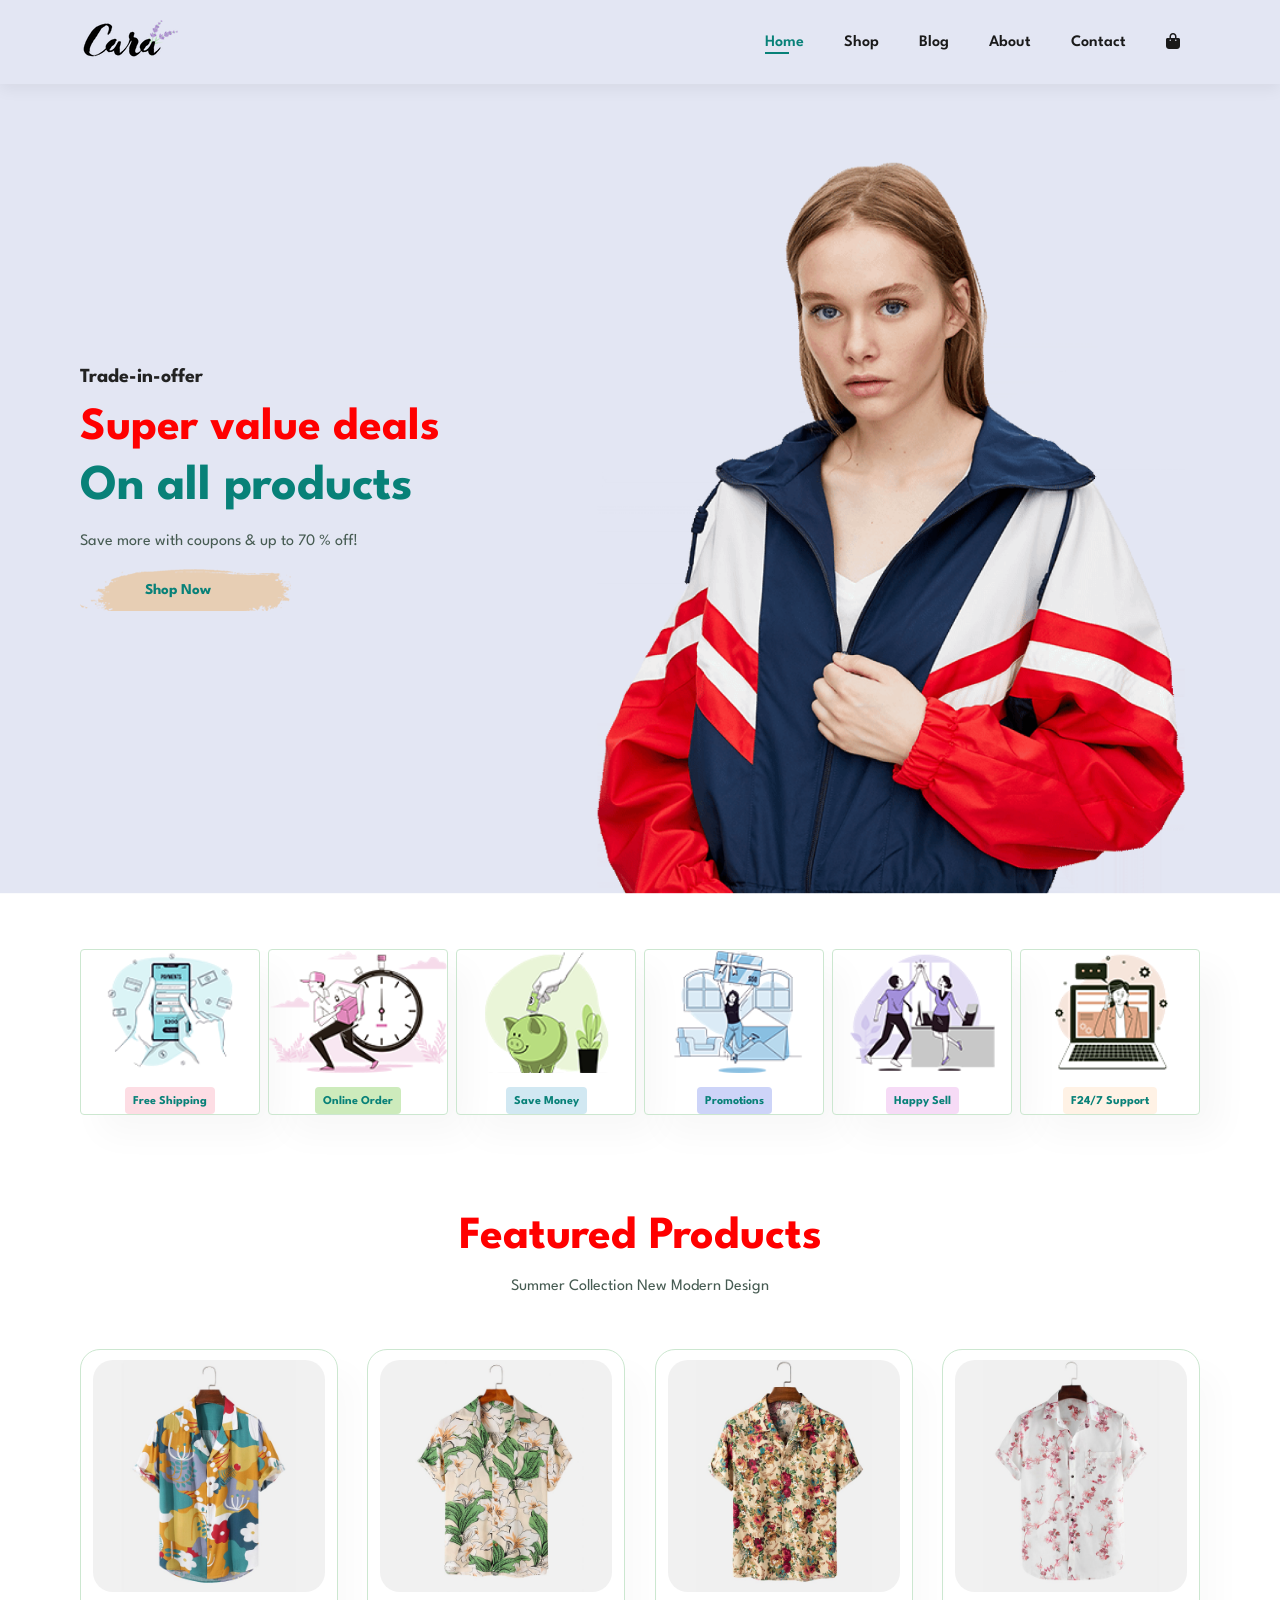
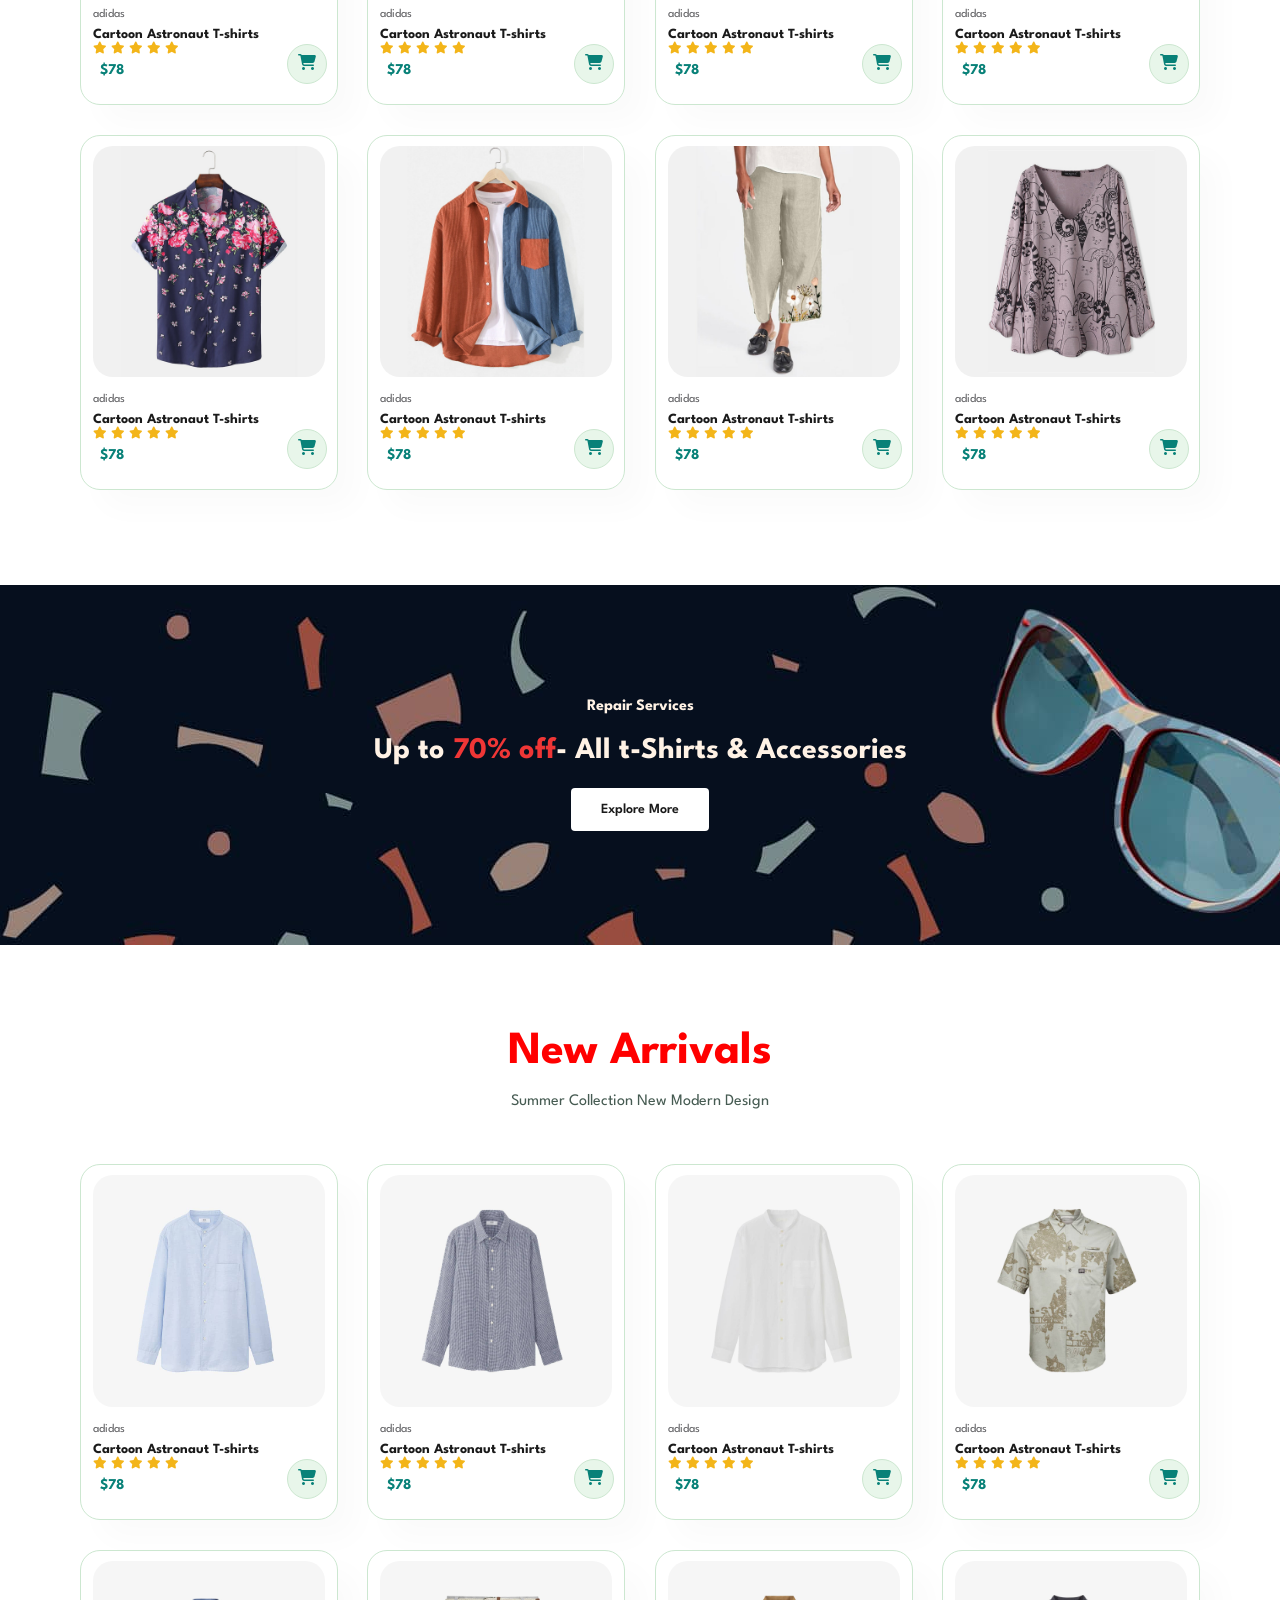
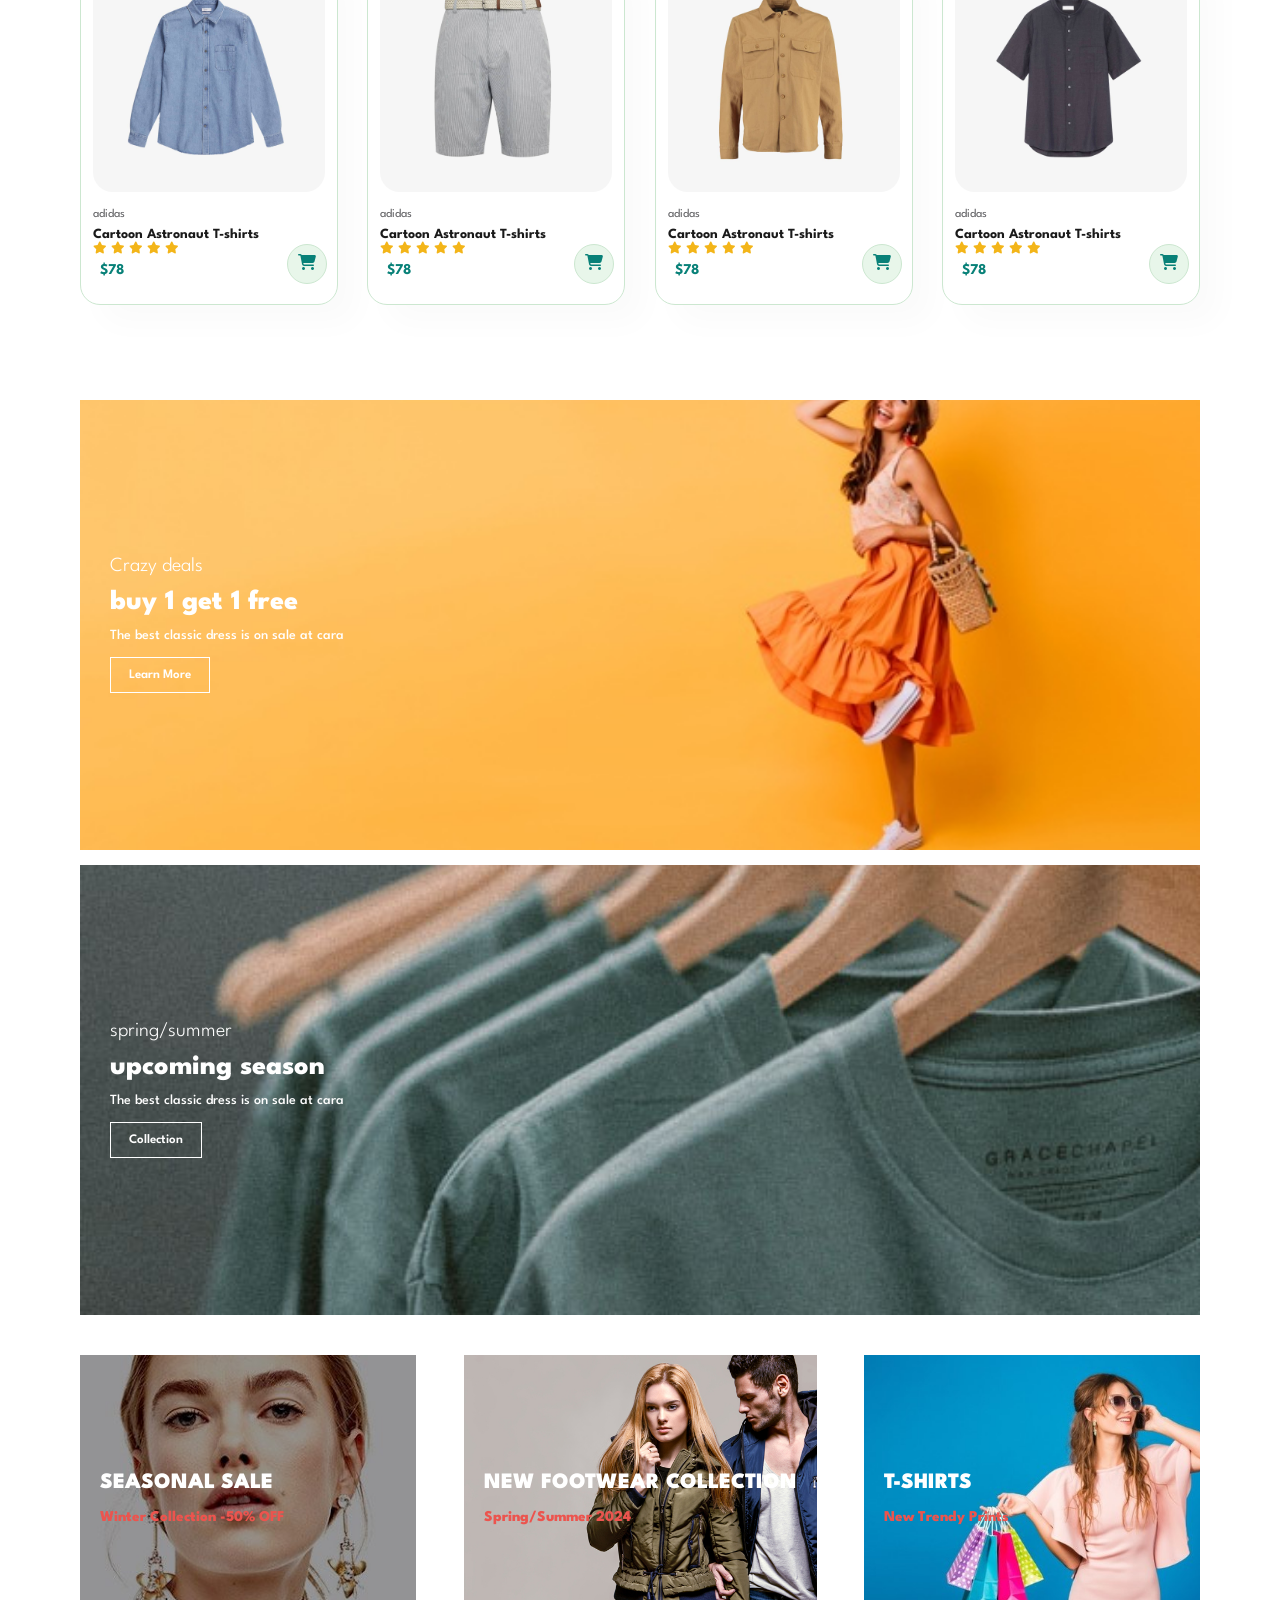
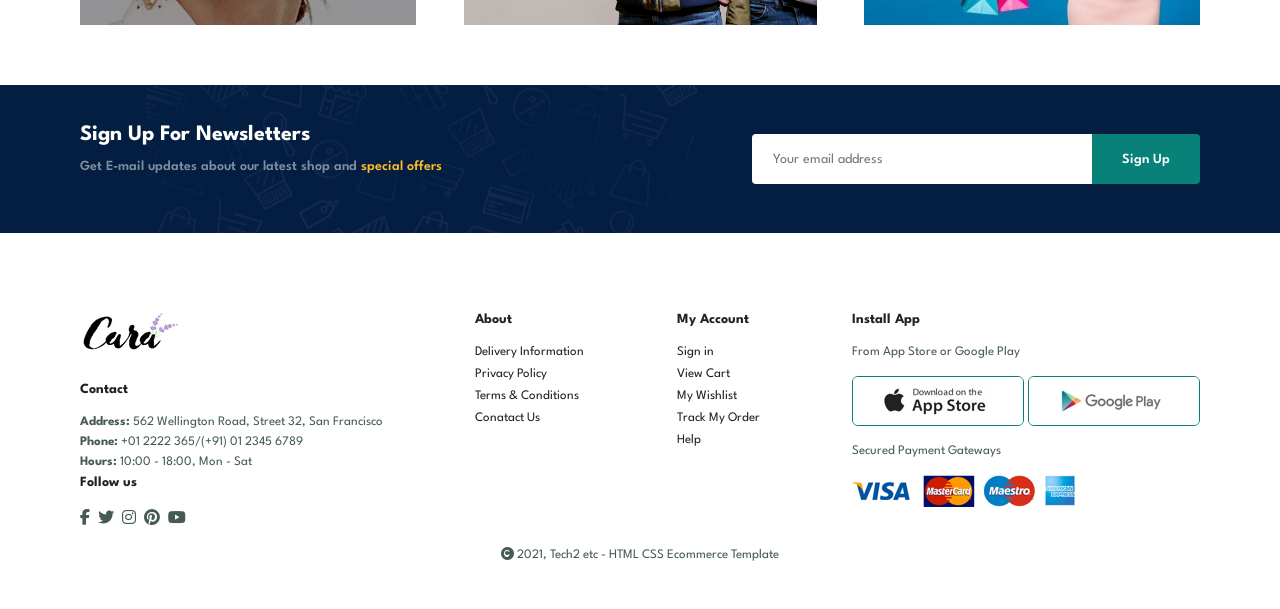
<file: index.html>
<!DOCTYPE html>
<html lang="en">
<head>
    <meta charset="UTF-8">
    <meta name="viewport" content="width=device-width, initial-scale=1.0">
    <title>E-Commerce Website</title>
    <link rel="stylesheet" href="https://cdnjs.cloudflare.com/ajax/libs/font-awesome/6.5.2/css/all.min.css" integrity="sha512-SnH5WK+bZxgPHs44uWIX+LLJAJ9/2PkPKZ5QiAj6Ta86w+fsb2TkcmfRyVX3pBnMFcV7oQPJkl9QevSCWr3W6A==" crossorigin="anonymous" referrerpolicy="no-referrer"/>
    <link rel="stylesheet" href="stylesheet.css">
</head>
<body>

    <section id="Header">

        <a href="#"><img src="logo.png" class="logo" alt="This is an logo"></a>

        <div>
            <ul id="navbar">
                <li><a class="active" href="index.html">Home</a></li>
                <li><a href="shop.html">Shop</a></li>
                <li><a href="blog.html">Blog</a></li>
                <li><a href="about.html">About</a></li>
                <li><a href="contact.html">Contact</a></li>
                <li id="lg-bag"><a href="cart.html"><i class="fa-solid fa-bag-shopping"></i></a></li>
                <a href="#" id="close"><i class="fa-solid fa-xmark"></i></a>
            </ul>
        </div>
        <div id="mobile">
            <a href="cart.html"><i class="fa-solid fa-bag-shopping"></i></a>
            <i id="bar" class="fas fa-outdent"></i>
        </div>
    </section>

    <section id="Hero">
        <h4>Trade-in-offer</h4>
        <h2>Super value deals</h2>
        <h1>On all products</h1>
        <p>Save more with coupons & up to 70 % off!</p>
        <button>Shop Now</button>
    </section>

    <section id="feature" class="section-p1">
        <div class="fe-box">
            <img src="features/f1.png" alt="">
            <h6>Free Shipping</h6>
        </div>
        <div class="fe-box">
            <img src="features/f2.png" alt="">
            <h6>Online Order</h6>
        </div>
        <div class="fe-box">
            <img src="features/f3.png" alt="">
            <h6>Save Money</h6>
        </div>
        <div class="fe-box">
            <img src="features/f4.png" alt="">
            <h6>Promotions</h6>
        </div>
        <div class="fe-box">
            <img src="features/f5.png" alt="">
            <h6>Happy Sell</h6>
        </div>
        <div class="fe-box">
            <img src="features/f6.png" alt="">
            <h6>F24/7 Support</h6>
        </div>
    </section>

    <section id="product1" class="section-p1">
        <h2>Featured Products</h2>
        <p>Summer Collection New Modern Design</p>
        <div class="pro-container">
            <div class="pro">
                <img src="Featured Products/f1.jpg" alt="">
                <div class="des">
                    <span>adidas</span>
                    <h5>Cartoon Astronaut T-shirts</h5>
                    <div class="star">
                        <i class="fas fa-star"></i>
                        <i class="fas fa-star"></i>
                        <i class="fas fa-star"></i>
                        <i class="fas fa-star"></i>
                        <i class="fas fa-star"></i>
                    </div>
                    <h4>$78</h4>
                </div>
                <a href="#" class="cart"><i class="fa-solid fa-cart-shopping"></i></a>
            </div>
            <div class="pro">
                <img src="Featured Products/f2.jpg" alt="">
                <div class="des">
                    <span>adidas</span>
                    <h5>Cartoon Astronaut T-shirts</h5>
                    <div class="star">
                        <i class="fas fa-star"></i>
                        <i class="fas fa-star"></i>
                        <i class="fas fa-star"></i>
                        <i class="fas fa-star"></i>
                        <i class="fas fa-star"></i>
                    </div>
                    <h4>$78</h4>
                </div>
                <a href="#" class="cart"><i class="fa-solid fa-cart-shopping"></i></a>
            </div>
            <div class="pro">
                <img src="Featured Products/f3.jpg" alt="">
                <div class="des">
                    <span>adidas</span>
                    <h5>Cartoon Astronaut T-shirts</h5>
                    <div class="star">
                        <i class="fas fa-star"></i>
                        <i class="fas fa-star"></i>
                        <i class="fas fa-star"></i>
                        <i class="fas fa-star"></i>
                        <i class="fas fa-star"></i>
                    </div>
                    <h4>$78</h4>
                </div>
                <a href="#" class="cart"><i class="fa-solid fa-cart-shopping"></i></a>
            </div>
            <div class="pro">
                <img src="Featured Products/f4.jpg" alt="">
                <div class="des">
                    <span>adidas</span>
                    <h5>Cartoon Astronaut T-shirts</h5>
                    <div class="star">
                        <i class="fas fa-star"></i>
                        <i class="fas fa-star"></i>
                        <i class="fas fa-star"></i>
                        <i class="fas fa-star"></i>
                        <i class="fas fa-star"></i>
                    </div>
                    <h4>$78</h4>
                </div>
                <a href="#" class="cart"><i class="fa-solid fa-cart-shopping"></i></a>
            </div>
            <div class="pro">
                <img src="Featured Products/f5.jpg" alt="">
                <div class="des">
                    <span>adidas</span>
                    <h5>Cartoon Astronaut T-shirts</h5>
                    <div class="star">
                        <i class="fas fa-star"></i>
                        <i class="fas fa-star"></i>
                        <i class="fas fa-star"></i>
                        <i class="fas fa-star"></i>
                        <i class="fas fa-star"></i>
                    </div>
                    <h4>$78</h4>
                </div>
                <a href="#" class="cart"><i class="fa-solid fa-cart-shopping"></i></a>
            </div>
            <div class="pro">
                <img src="Featured Products/f6.jpg" alt="">
                <div class="des">
                    <span>adidas</span>
                    <h5>Cartoon Astronaut T-shirts</h5>
                    <div class="star">
                        <i class="fas fa-star"></i>
                        <i class="fas fa-star"></i>
                        <i class="fas fa-star"></i>
                        <i class="fas fa-star"></i>
                        <i class="fas fa-star"></i>
                    </div>
                    <h4>$78</h4>
                </div>
                <a href="#" class="cart"><i class="fa-solid fa-cart-shopping"></i></a>
            </div>
            <div class="pro">
                <img src="Featured Products/f7.jpg" alt="">
                <div class="des">
                    <span>adidas</span>
                    <h5>Cartoon Astronaut T-shirts</h5>
                    <div class="star">
                        <i class="fas fa-star"></i>
                        <i class="fas fa-star"></i>
                        <i class="fas fa-star"></i>
                        <i class="fas fa-star"></i>
                        <i class="fas fa-star"></i>
                    </div>
                    <h4>$78</h4>
                </div>
                <a href="#" class="cart"><i class="fa-solid fa-cart-shopping"></i></a>
            </div>
            <div class="pro">
                <img src="Featured Products/f8.jpg" alt="">
                <div class="des">
                    <span>adidas</span>
                    <h5>Cartoon Astronaut T-shirts</h5>
                    <div class="star">
                        <i class="fas fa-star"></i>
                        <i class="fas fa-star"></i>
                        <i class="fas fa-star"></i>
                        <i class="fas fa-star"></i>
                        <i class="fas fa-star"></i>
                    </div>
                    <h4>$78</h4>
                </div>
                <a href="#" class="cart"><i class="fa-solid fa-cart-shopping"></i></a>
            </div>
        </div>
    </section>

    <section id="banner" class="section-m1">
        <h4>Repair Services</h4>
        <h2>Up to <span>70% off</span>- All t-Shirts & Accessories</h2>
        <button class="normal">Explore More</button>
    </section>

    <section id="product1" class="section-p1">
        <h2>New Arrivals</h2>
        <p>Summer Collection New Modern Design</p>
        <div class="pro-container">
            <div class="pro">
                <img src="Featured Products/n1.jpg" alt="">
                <div class="des">
                    <span>adidas</span>
                    <h5>Cartoon Astronaut T-shirts</h5>
                    <div class="star">
                        <i class="fas fa-star"></i>
                        <i class="fas fa-star"></i>
                        <i class="fas fa-star"></i>
                        <i class="fas fa-star"></i>
                        <i class="fas fa-star"></i>
                    </div>
                    <h4>$78</h4>
                </div>
                <a href="#" class="cart"><i class="fa-solid fa-cart-shopping"></i></a>
            </div>
            <div class="pro">
                <img src="Featured Products/n2.jpg" alt="">
                <div class="des">
                    <span>adidas</span>
                    <h5>Cartoon Astronaut T-shirts</h5>
                    <div class="star">
                        <i class="fas fa-star"></i>
                        <i class="fas fa-star"></i>
                        <i class="fas fa-star"></i>
                        <i class="fas fa-star"></i>
                        <i class="fas fa-star"></i>
                    </div>
                    <h4>$78</h4>
                </div>
                <a href="#" class="cart"><i class="fa-solid fa-cart-shopping"></i></a>
            </div>
            <div class="pro">
                <img src="Featured Products/n3.jpg" alt="">
                <div class="des">
                    <span>adidas</span>
                    <h5>Cartoon Astronaut T-shirts</h5>
                    <div class="star">
                        <i class="fas fa-star"></i>
                        <i class="fas fa-star"></i>
                        <i class="fas fa-star"></i>
                        <i class="fas fa-star"></i>
                        <i class="fas fa-star"></i>
                    </div>
                    <h4>$78</h4>
                </div>
                <a href="#" class="cart"><i class="fa-solid fa-cart-shopping"></i></a>
            </div>
            <div class="pro">
                <img src="Featured Products/n4.jpg" alt="">
                <div class="des">
                    <span>adidas</span>
                    <h5>Cartoon Astronaut T-shirts</h5>
                    <div class="star">
                        <i class="fas fa-star"></i>
                        <i class="fas fa-star"></i>
                        <i class="fas fa-star"></i>
                        <i class="fas fa-star"></i>
                        <i class="fas fa-star"></i>
                    </div>
                    <h4>$78</h4>
                </div>
                <a href="#" class="cart"><i class="fa-solid fa-cart-shopping"></i></a>
            </div>
            <div class="pro">
                <img src="Featured Products/n5.jpg" alt="">
                <div class="des">
                    <span>adidas</span>
                    <h5>Cartoon Astronaut T-shirts</h5>
                    <div class="star">
                        <i class="fas fa-star"></i>
                        <i class="fas fa-star"></i>
                        <i class="fas fa-star"></i>
                        <i class="fas fa-star"></i>
                        <i class="fas fa-star"></i>
                    </div>
                    <h4>$78</h4>
                </div>
                <a href="#" class="cart"><i class="fa-solid fa-cart-shopping"></i></a>
            </div>
            <div class="pro">
                <img src="Featured Products/n6.jpg" alt="">
                <div class="des">
                    <span>adidas</span>
                    <h5>Cartoon Astronaut T-shirts</h5>
                    <div class="star">
                        <i class="fas fa-star"></i>
                        <i class="fas fa-star"></i>
                        <i class="fas fa-star"></i>
                        <i class="fas fa-star"></i>
                        <i class="fas fa-star"></i>
                    </div>
                    <h4>$78</h4>
                </div>
                <a href="#" class="cart"><i class="fa-solid fa-cart-shopping"></i></a>
            </div>
            <div class="pro">
                <img src="Featured Products/n7.jpg" alt="">
                <div class="des">
                    <span>adidas</span>
                    <h5>Cartoon Astronaut T-shirts</h5>
                    <div class="star">
                        <i class="fas fa-star"></i>
                        <i class="fas fa-star"></i>
                        <i class="fas fa-star"></i>
                        <i class="fas fa-star"></i>
                        <i class="fas fa-star"></i>
                    </div>
                    <h4>$78</h4>
                </div>
                <a href="#" class="cart"><i class="fa-solid fa-cart-shopping"></i></a>
            </div>
            <div class="pro">
                <img src="Featured Products/n8.jpg" alt="">
                <div class="des">
                    <span>adidas</span>
                    <h5>Cartoon Astronaut T-shirts</h5>
                    <div class="star">
                        <i class="fas fa-star"></i>
                        <i class="fas fa-star"></i>
                        <i class="fas fa-star"></i>
                        <i class="fas fa-star"></i>
                        <i class="fas fa-star"></i>
                    </div>
                    <h4>$78</h4>
                </div>
                <a href="#" class="cart"><i class="fa-solid fa-cart-shopping"></i></a>
            </div>
        </div>
    </section>

    <section id="sm-banner" class="section-p1">
       <div class="banner-box">
        <h4>Crazy deals</h4>
        <h2>buy 1 get 1 free</h2>
        <span>The best classic dress is on sale at cara</span>
        <button class="white">Learn More</button>
       </div>
       <div class="banner-box2">
        <h4>spring/summer</h4>
        <h2>upcoming season</h2>
        <span>The best classic dress is on sale at cara</span>
        <button class="white"> Collection</button>
       </div>
    </section>

    <section id="banner3">
        <div class="banner-box">
            <h2>SEASONAL SALE</h2>
            <h3>Winter Collection -50% OFF</h3>
        </div>
        <div class="banner-box banner-box2">
            <h2>NEW FOOTWEAR COLLECTION</h2>
            <h3>Spring/Summer 2024</h3>
        </div>
        <div class="banner-box banner-box3">
            <h2>T-SHIRTS</h2>
            <h3>New Trendy Prints</h3>
        </div>
    </section>

    <section id="newsletter" class="section-p1 section-m1">
        <div class="newstext">
            <h4>Sign Up For Newsletters</h4>
            <p>Get E-mail updates about our latest shop and <span>special offers</span></p>
        </div>
        <div class="form">
            <input type="text" placeholder="Your email address">
            <button class="normal">Sign Up</button>
        </div>
    </section>

    <footer class="section-p1">
        <div class="col">
            <img class="logo" src ="logo.png" alt="">
            <h4>Contact</h4>
            <p><strong>Address: </strong> 562 Wellington Road, Street 32, San Francisco</p>
            <p><strong>Phone: </strong>+01 2222 365/(+91) 01 2345 6789</p>
            <p><strong>Hours: </strong>10:00 - 18:00, Mon - Sat</p>
            <div class="follow">
                <h4>Follow us</h4>
                <div class="icon">
                    <i class="fa-brands fa-facebook-f"></i>
                    <i class="fa-brands fa-twitter"></i>
                    <i class="fa-brands fa-instagram"></i>
                    <i class="fa-brands fa-pinterest"></i>
                    <i class="fa-brands fa-youtube"></i>
                </div>
            </div>
        </div>

        <div class="col">
                     <h4>About</h4>
                     <a href="#">Delivery Information</a>
                     <a href="#">Privacy Policy</a>
                     <a href="#">Terms & Conditions</a>
                     <a href="#">Conatact Us</a>
        </div>
        <div class="col">
            <h4>My Account</h4>
            <a href="#">Sign in</a>
            <a href="#">View Cart</a>
            <a href="#">My Wishlist</a>
            <a href="#">Track My Order</a>
            <a href="#">Help</a> 
        </div>
        <div class="col install">
            <h4>Install App</h4>
            <p>From App Store or Google Play</p>
            <div class="row">
                <img src="pay/app.jpg" alt="">
                <img src="pay/play.jpg" alt="">
            </div>
            <p>Secured Payment Gateways </p>
            <img src="pay/pay.png" alt="">
        </div>

        <div class="copywrite">
            <p><i class="fa-solid fa-copyright"></i> 2021, Tech2 etc - HTML CSS Ecommerce Template</p>
        </div>
</footer>

  <script src="script.js"></script>
</body>
</html>
</file>
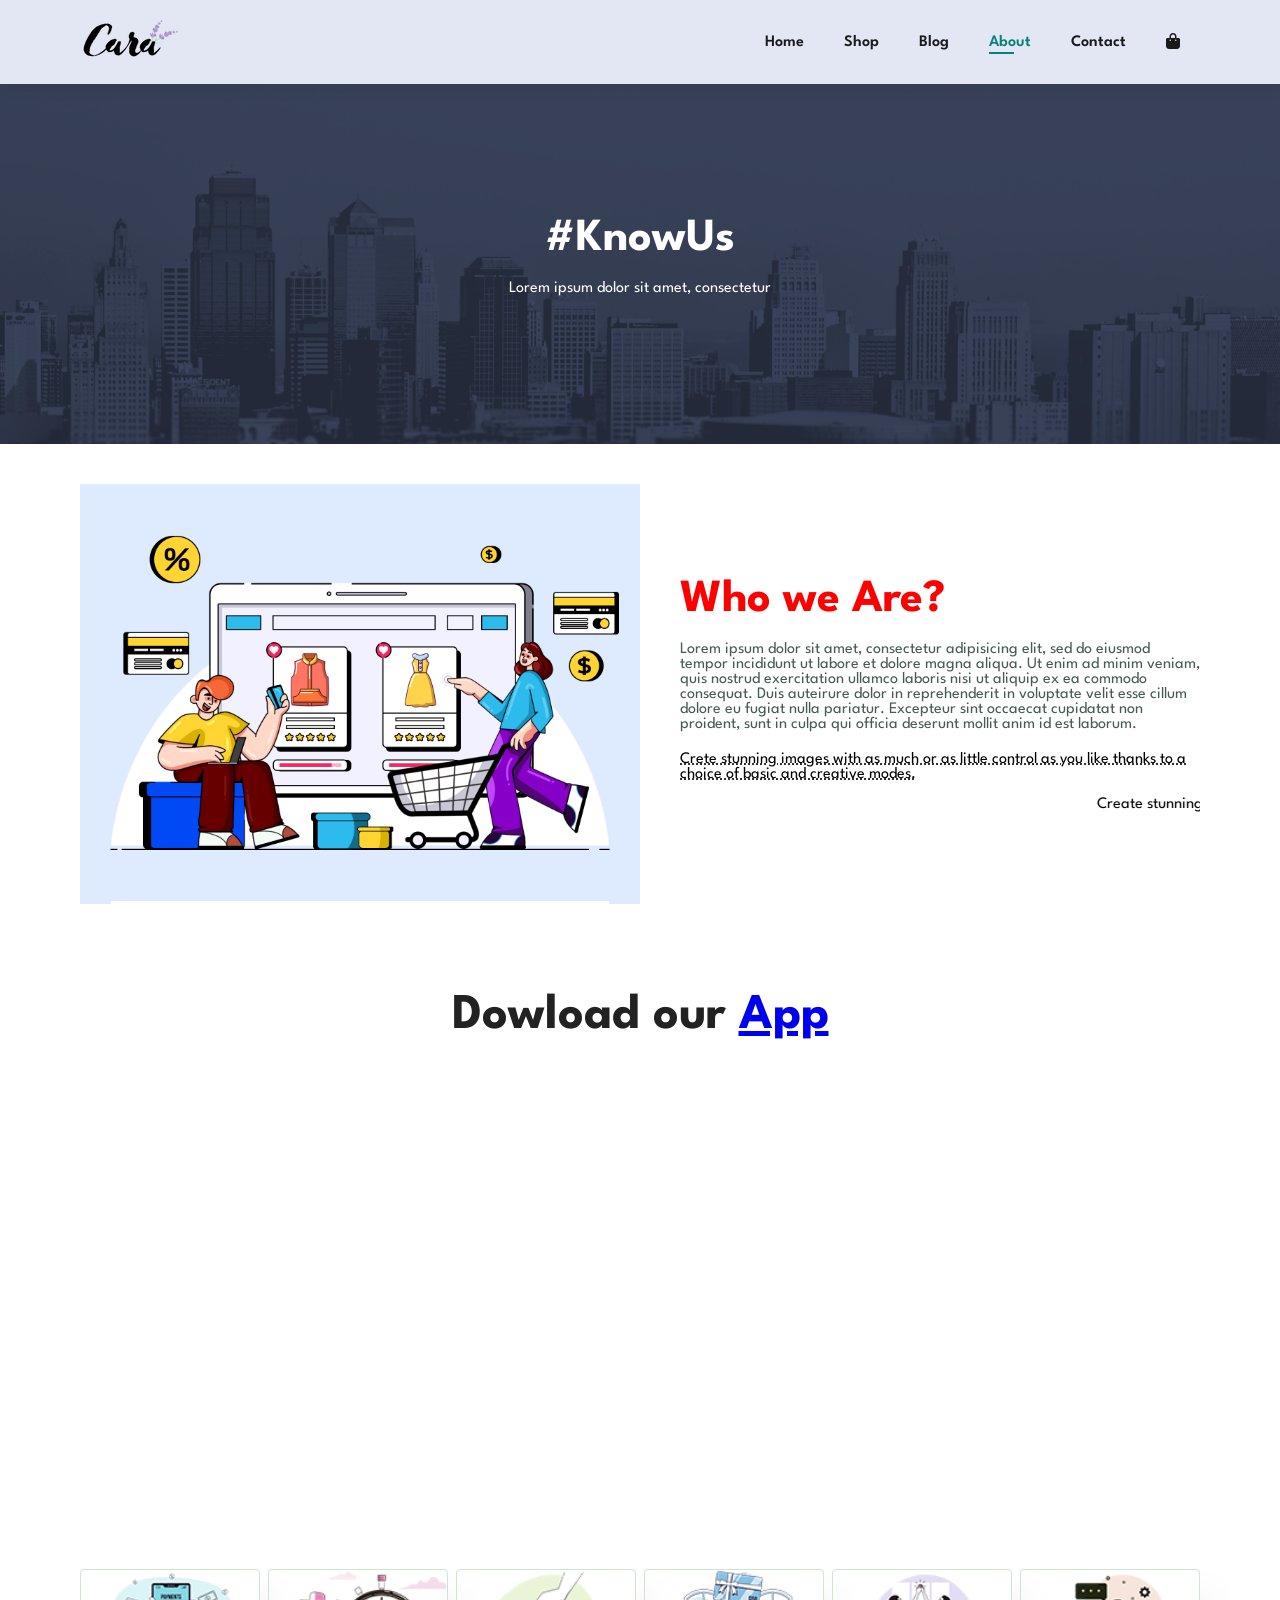
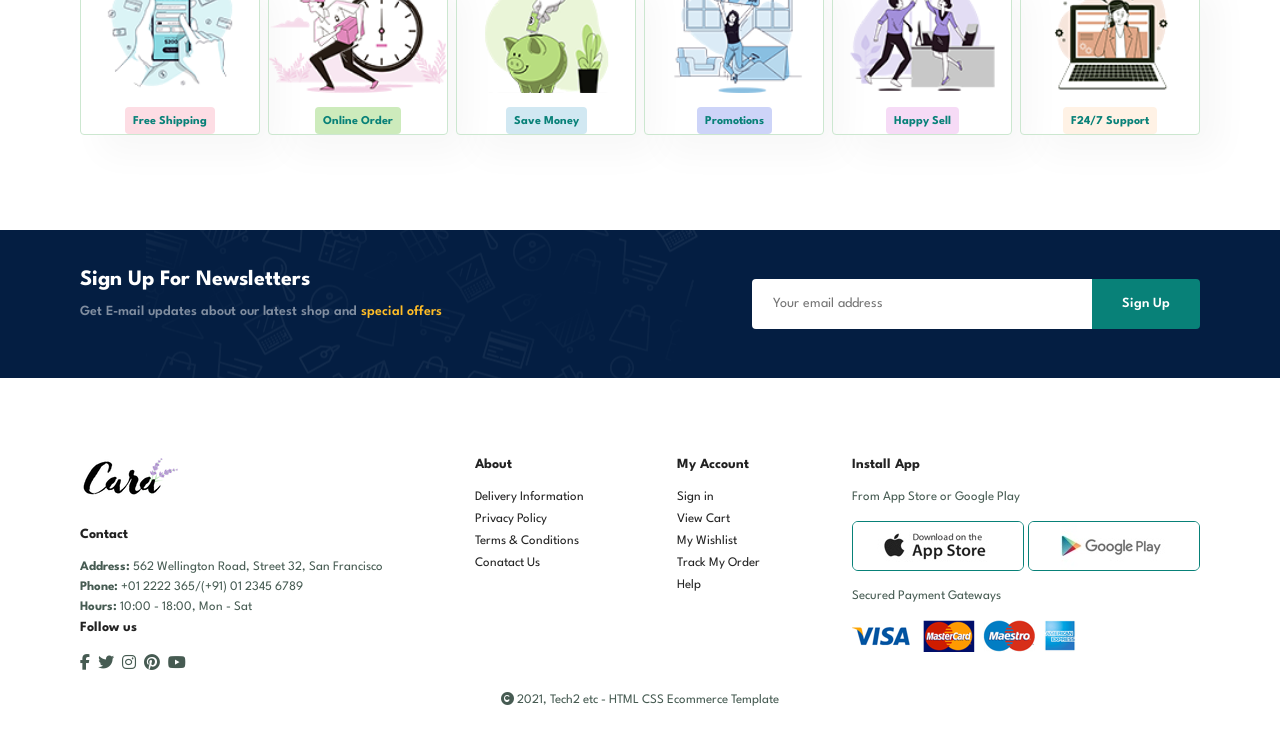
<file: about.html>
<!DOCTYPE html>
<html lang="en">
<head>
    <meta charset="UTF-8">
    <meta name="viewport" content="width=device-width, initial-scale=1.0">
    <title>E-Commerce Website</title>
    <link rel="stylesheet" href="https://cdnjs.cloudflare.com/ajax/libs/font-awesome/6.5.2/css/all.min.css" integrity="sha512-SnH5WK+bZxgPHs44uWIX+LLJAJ9/2PkPKZ5QiAj6Ta86w+fsb2TkcmfRyVX3pBnMFcV7oQPJkl9QevSCWr3W6A==" crossorigin="anonymous" referrerpolicy="no-referrer"/>
    <link rel="stylesheet" href="stylesheet.css">
</head>
<body>

    <section id="Header">

        <a href="#"><img src="logo.png" class="logo" alt="This is an logo"></a>

        <div>
            <ul id="navbar">
                <li><a  href="index.html">Home</a></li>
                <li><a href="shop.html">Shop</a></li>
                <li><a href="blog.html">Blog</a></li>
                <li><a class="active"href="about.html">About</a></li>
                <li><a href="contact.html">Contact</a></li>
                <li id="lg-bag"><a href="cart.html"><i class="fa-solid fa-bag-shopping"></i></a></li>
                <a href="#" id="close"><i class="fa-solid fa-xmark"></i></a>
            </ul>
        </div>
        <div id="mobile">
            <a href="cart.html"><i class="fa-solid fa-bag-shopping"></i></a>
            <i id="bar" class="fas fa-outdent"></i>
        </div>
    </section>

    <section id="page-header" class="about-header">
       
        <h2>#KnowUs</h2>
       
        <p>Lorem ipsum dolor sit amet, consectetur</p>
        
    </section>
    
    <section id="about-head" class="section-p1">
        <img src="about/a6.jpg" alt="">
        <div>
            <h2>Who we Are?</h2>
            <p>Lorem ipsum dolor sit amet, consectetur adipisicing elit, sed do eiusmod 
                tempor incididunt ut labore et dolore magna aliqua. Ut enim ad minim veniam, quis 
                nostrud exercitation ullamco laboris nisi ut aliquip ex ea commodo consequat.
                 Duis auteirure dolor in reprehenderit in voluptate velit esse cillum dolore eu 
                 fugiat nulla pariatur. Excepteur sint occaecat cupidatat non proident, sunt in 
                 culpa qui officia deserunt mollit anim id est laborum.</p>
                
                 <abbr title="">Crete stunning images with as much or as little control as you 
                    like thanks to a choice of basic and creative modes.
                 </abbr>

                 <br><br>

                 <marquee backgroundcolor="#ccc" loop="-1" scrollamount="5" width="100%">Create stunning images with as much or as 
                    little control as you like thanks to a choice of basic and creative modes.
                 </marquee>
        </div>
    </section>

    <section id="about-app" class="section-p1">
        <h1>Dowload our <a href="#">App</a></h1>
        <div class="video">
            <video autoplay muted loop src="about/1.mp4"></video>
        </div>
    </section>

    <section id="feature" class="section-p1">
        <div class="fe-box">
            <img src="features/f1.png" alt="">
            <h6>Free Shipping</h6>
        </div>
        <div class="fe-box">
            <img src="features/f2.png" alt="">
            <h6>Online Order</h6>
        </div>
        <div class="fe-box">
            <img src="features/f3.png" alt="">
            <h6>Save Money</h6>
        </div>
        <div class="fe-box">
            <img src="features/f4.png" alt="">
            <h6>Promotions</h6>
        </div>
        <div class="fe-box">
            <img src="features/f5.png" alt="">
            <h6>Happy Sell</h6>
        </div>
        <div class="fe-box">
            <img src="features/f6.png" alt="">
            <h6>F24/7 Support</h6>
        </div>
    </section>

    <section id="newsletter" class="section-p1 section-m1">
        <div class="newstext">
            <h4>Sign Up For Newsletters</h4>
            <p>Get E-mail updates about our latest shop and <span>special offers</span></p>
        </div>
        <div class="form">
            <input type="text" placeholder="Your email address">
            <button class="normal">Sign Up</button>
        </div>
    </section>
    <footer class="section-p1">
        <div class="col">
            <img class="logo" src ="logo.png" alt="">
            <h4>Contact</h4>
            <p><strong>Address: </strong> 562 Wellington Road, Street 32, San Francisco</p>
            <p><strong>Phone: </strong>+01 2222 365/(+91) 01 2345 6789</p>
            <p><strong>Hours: </strong>10:00 - 18:00, Mon - Sat</p>
            <div class="follow">
                <h4>Follow us</h4>
                <div class="icon">
                    <i class="fa-brands fa-facebook-f"></i>
                    <i class="fa-brands fa-twitter"></i>
                    <i class="fa-brands fa-instagram"></i>
                    <i class="fa-brands fa-pinterest"></i>
                    <i class="fa-brands fa-youtube"></i>
                </div>
            </div>
        </div>

        <div class="col">
                     <h4>About</h4>
                     <a href="#">Delivery Information</a>
                     <a href="#">Privacy Policy</a>
                     <a href="#">Terms & Conditions</a>
                     <a href="#">Conatact Us</a>
        </div>
        <div class="col">
            <h4>My Account</h4>
            <a href="#">Sign in</a>
            <a href="#">View Cart</a>
            <a href="#">My Wishlist</a>
            <a href="#">Track My Order</a>
            <a href="#">Help</a> 
        </div>
        <div class="col install">
            <h4>Install App</h4>
            <p>From App Store or Google Play</p>
            <div class="row">
                <img src="pay/app.jpg" alt="">
                <img src="pay/play.jpg" alt="">
            </div>
            <p>Secured Payment Gateways </p>
            <img src="pay/pay.png" alt="">
        </div>

        <div class="copywrite">
            <p><i class="fa-solid fa-copyright"></i> 2021, Tech2 etc - HTML CSS Ecommerce Template</p>
        </div>
</footer>























    <script src="script.js"></script>
</body>
</html>
</file>
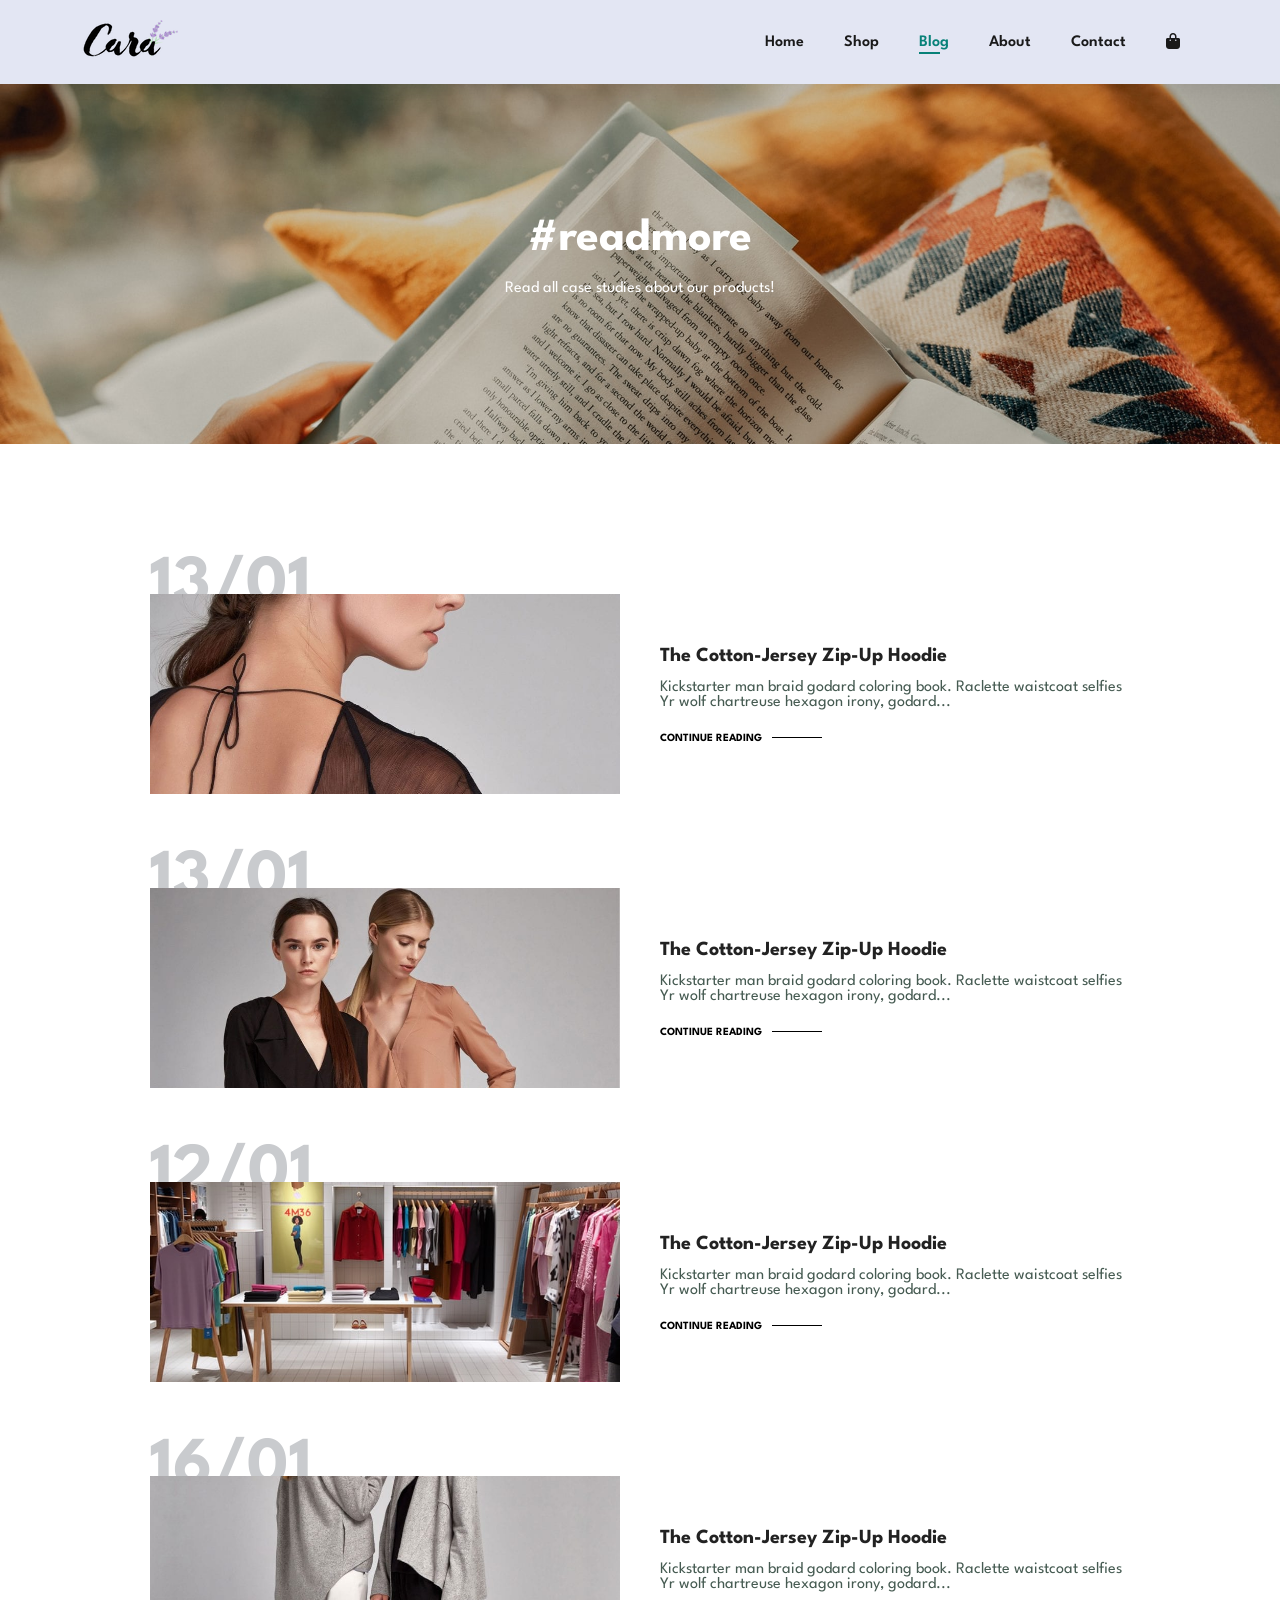
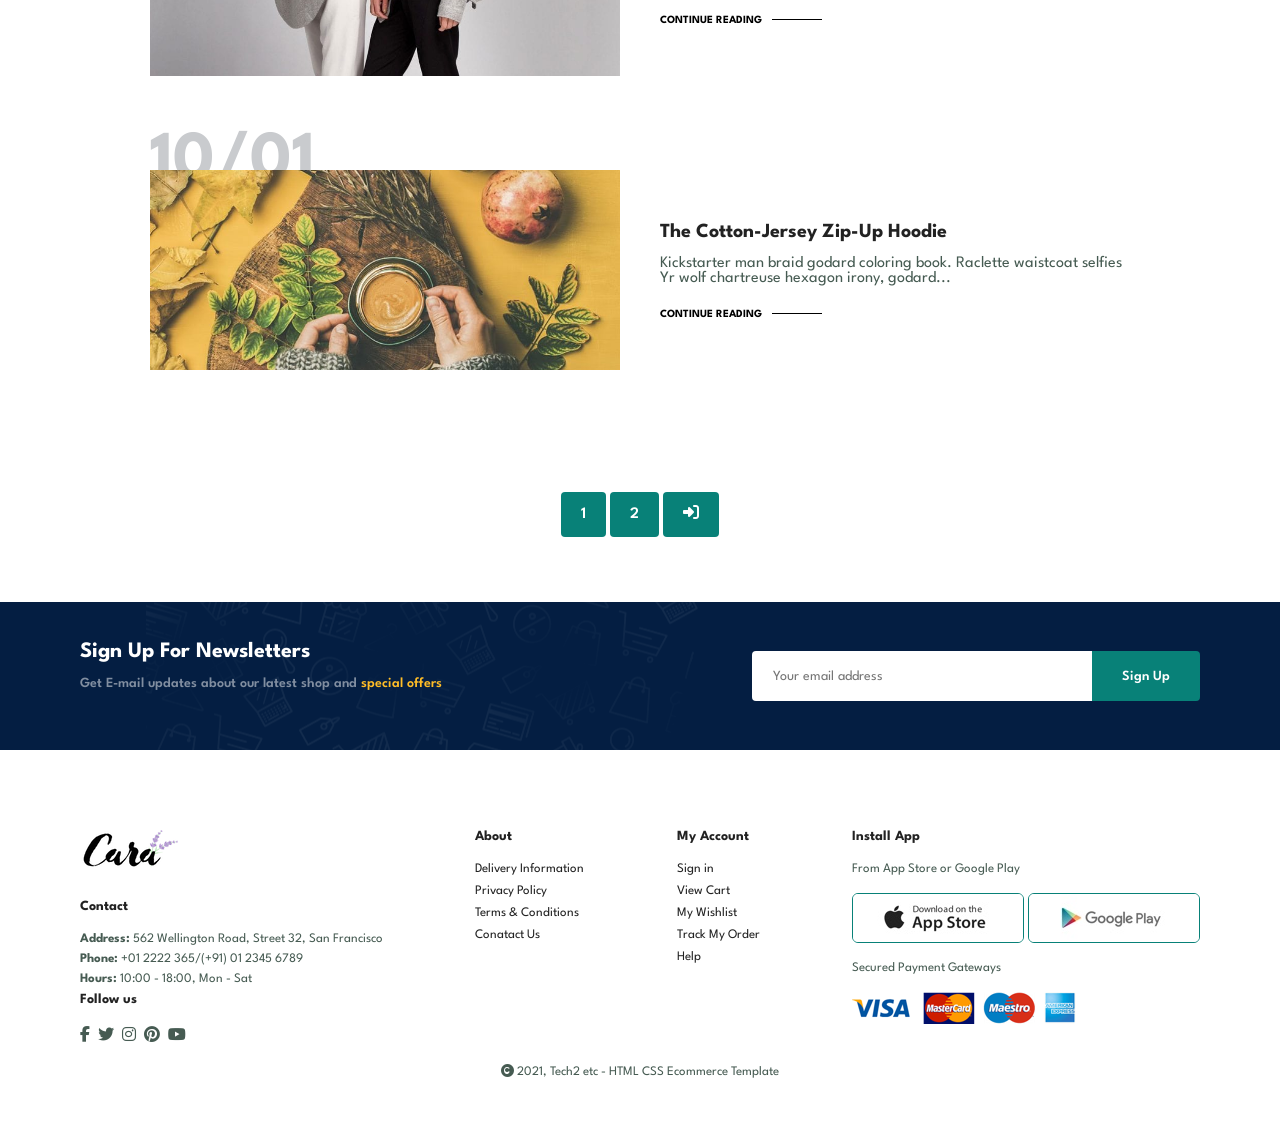
<file: blog.html>
<!DOCTYPE html>
<html lang="en">
<head>
    <meta charset="UTF-8">
    <meta name="viewport" content="width=device-width, initial-scale=1.0">
    <title>E-Commerce Website</title>
    <link rel="stylesheet" href="https://cdnjs.cloudflare.com/ajax/libs/font-awesome/6.5.2/css/all.min.css" integrity="sha512-SnH5WK+bZxgPHs44uWIX+LLJAJ9/2PkPKZ5QiAj6Ta86w+fsb2TkcmfRyVX3pBnMFcV7oQPJkl9QevSCWr3W6A==" crossorigin="anonymous" referrerpolicy="no-referrer"/>
    <link rel="stylesheet" href="stylesheet.css">
</head>
<body>

    <section id="Header">

        <a href="#"><img src="logo.png" class="logo" alt="This is an logo"></a>

        <div>
            <ul id="navbar">
                <li><a  href="index.html">Home</a></li>
                <li><a href="shop.html">Shop</a></li>
                <li><a class="active"href="blog.html">Blog</a></li>
                <li><a href="about.html">About</a></li>
                <li><a href="contact.html">Contact</a></li>
                <li id="lg-bag"><a href="cart.html"><i class="fa-solid fa-bag-shopping"></i></a></li>
                <a href="#" id="close"><i class="fa-solid fa-xmark"></i></a>
            </ul>
        </div>
        <div id="mobile">
            <a href="cart.html"><i class="fa-solid fa-bag-shopping"></i></a>
            <i id="bar" class="fas fa-outdent"></i>
        </div>
    </section>

    <section id="page-header" class="blog-header">
       
        <h2>#readmore</h2>
       
        <p>Read all case studies about our products!</p>
        
    </section>
    
    <section id="blog">
        <div class="blog-box">
            <div class="blog-img">
                <img src="blog/b1.jpg" alt="">
            </div>
            <div class="blog-details">
                <h4>The Cotton-Jersey Zip-Up Hoodie</h4>
                <p>Kickstarter man braid godard coloring book. Raclette waistcoat selfies Yr
                    wolf chartreuse hexagon irony, godard...
                </p>
                <a href="#">CONTINUE READING</a>
            </div>
            <h1>13/01</h1>
        </div>
        <div class="blog-box">
            <div class="blog-img">
                <img src="blog/b2.jpg" alt="">
            </div>
            <div class="blog-details">
                <h4>The Cotton-Jersey Zip-Up Hoodie</h4>
                <p>Kickstarter man braid godard coloring book. Raclette waistcoat selfies Yr
                    wolf chartreuse hexagon irony, godard...
                </p>
                <a href="#">CONTINUE READING</a>
            </div>
            <h1>13/01</h1>
        </div>
        <div class="blog-box">
            <div class="blog-img">
                <img src="blog/b3.jpg" alt="">
            </div>
            <div class="blog-details">
                <h4>The Cotton-Jersey Zip-Up Hoodie</h4>
                <p>Kickstarter man braid godard coloring book. Raclette waistcoat selfies Yr
                    wolf chartreuse hexagon irony, godard...
                </p>
                <a href="#">CONTINUE READING</a>
            </div>
            <h1>12/01</h1>
        </div>
        <div class="blog-box">
            <div class="blog-img">
                <img src="blog/b4.jpg" alt="">
            </div>
            <div class="blog-details">
                <h4>The Cotton-Jersey Zip-Up Hoodie</h4>
                <p>Kickstarter man braid godard coloring book. Raclette waistcoat selfies Yr
                    wolf chartreuse hexagon irony, godard...
                </p>
                <a href="#">CONTINUE READING</a>
            </div>
            <h1>16/01</h1>
        </div>
        <div class="blog-box">
            <div class="blog-img">
                <img src="blog/b6.jpg" alt="">
            </div>
            <div class="blog-details">
                <h4>The Cotton-Jersey Zip-Up Hoodie</h4>
                <p>Kickstarter man braid godard coloring book. Raclette waistcoat selfies Yr
                    wolf chartreuse hexagon irony, godard...
                </p>
                <a href="#">CONTINUE READING</a>
            </div>
            <h1>10/01</h1>
        </div>
    </section>

    <section id="pagination" class="section-p1">
        <a href="#">1</a>
        <a href="#">2</a>
        <a href="#"><i class="fa-solid fa-right-to-bracket"></i></a>
    </section>


    <section id="newsletter" class="section-p1 section-m1">
        <div class="newstext">
            <h4>Sign Up For Newsletters</h4>
            <p>Get E-mail updates about our latest shop and <span>special offers</span></p>
        </div>
        <div class="form">
            <input type="text" placeholder="Your email address">
            <button class="normal">Sign Up</button>
        </div>
    </section>

    <footer class="section-p1">
        <div class="col">
            <img class="logo" src ="logo.png" alt="">
            <h4>Contact</h4>
            <p><strong>Address: </strong> 562 Wellington Road, Street 32, San Francisco</p>
            <p><strong>Phone: </strong>+01 2222 365/(+91) 01 2345 6789</p>
            <p><strong>Hours: </strong>10:00 - 18:00, Mon - Sat</p>
            <div class="follow">
                <h4>Follow us</h4>
                <div class="icon">
                    <i class="fa-brands fa-facebook-f"></i>
                    <i class="fa-brands fa-twitter"></i>
                    <i class="fa-brands fa-instagram"></i>
                    <i class="fa-brands fa-pinterest"></i>
                    <i class="fa-brands fa-youtube"></i>
                </div>
            </div>
        </div>

        <div class="col">
                     <h4>About</h4>
                     <a href="#">Delivery Information</a>
                     <a href="#">Privacy Policy</a>
                     <a href="#">Terms & Conditions</a>
                     <a href="#">Conatact Us</a>
        </div>
        <div class="col">
            <h4>My Account</h4>
            <a href="#">Sign in</a>
            <a href="#">View Cart</a>
            <a href="#">My Wishlist</a>
            <a href="#">Track My Order</a>
            <a href="#">Help</a> 
        </div>
        <div class="col install">
            <h4>Install App</h4>
            <p>From App Store or Google Play</p>
            <div class="row">
                <img src="pay/app.jpg" alt="">
                <img src="pay/play.jpg" alt="">
            </div>
            <p>Secured Payment Gateways </p>
            <img src="pay/pay.png" alt="">
        </div>

        <div class="copywrite">
            <p><i class="fa-solid fa-copyright"></i> 2021, Tech2 etc - HTML CSS Ecommerce Template</p>
        </div>
</footer>























    <script src="script.js"></script>
</body>
</html>
</file>
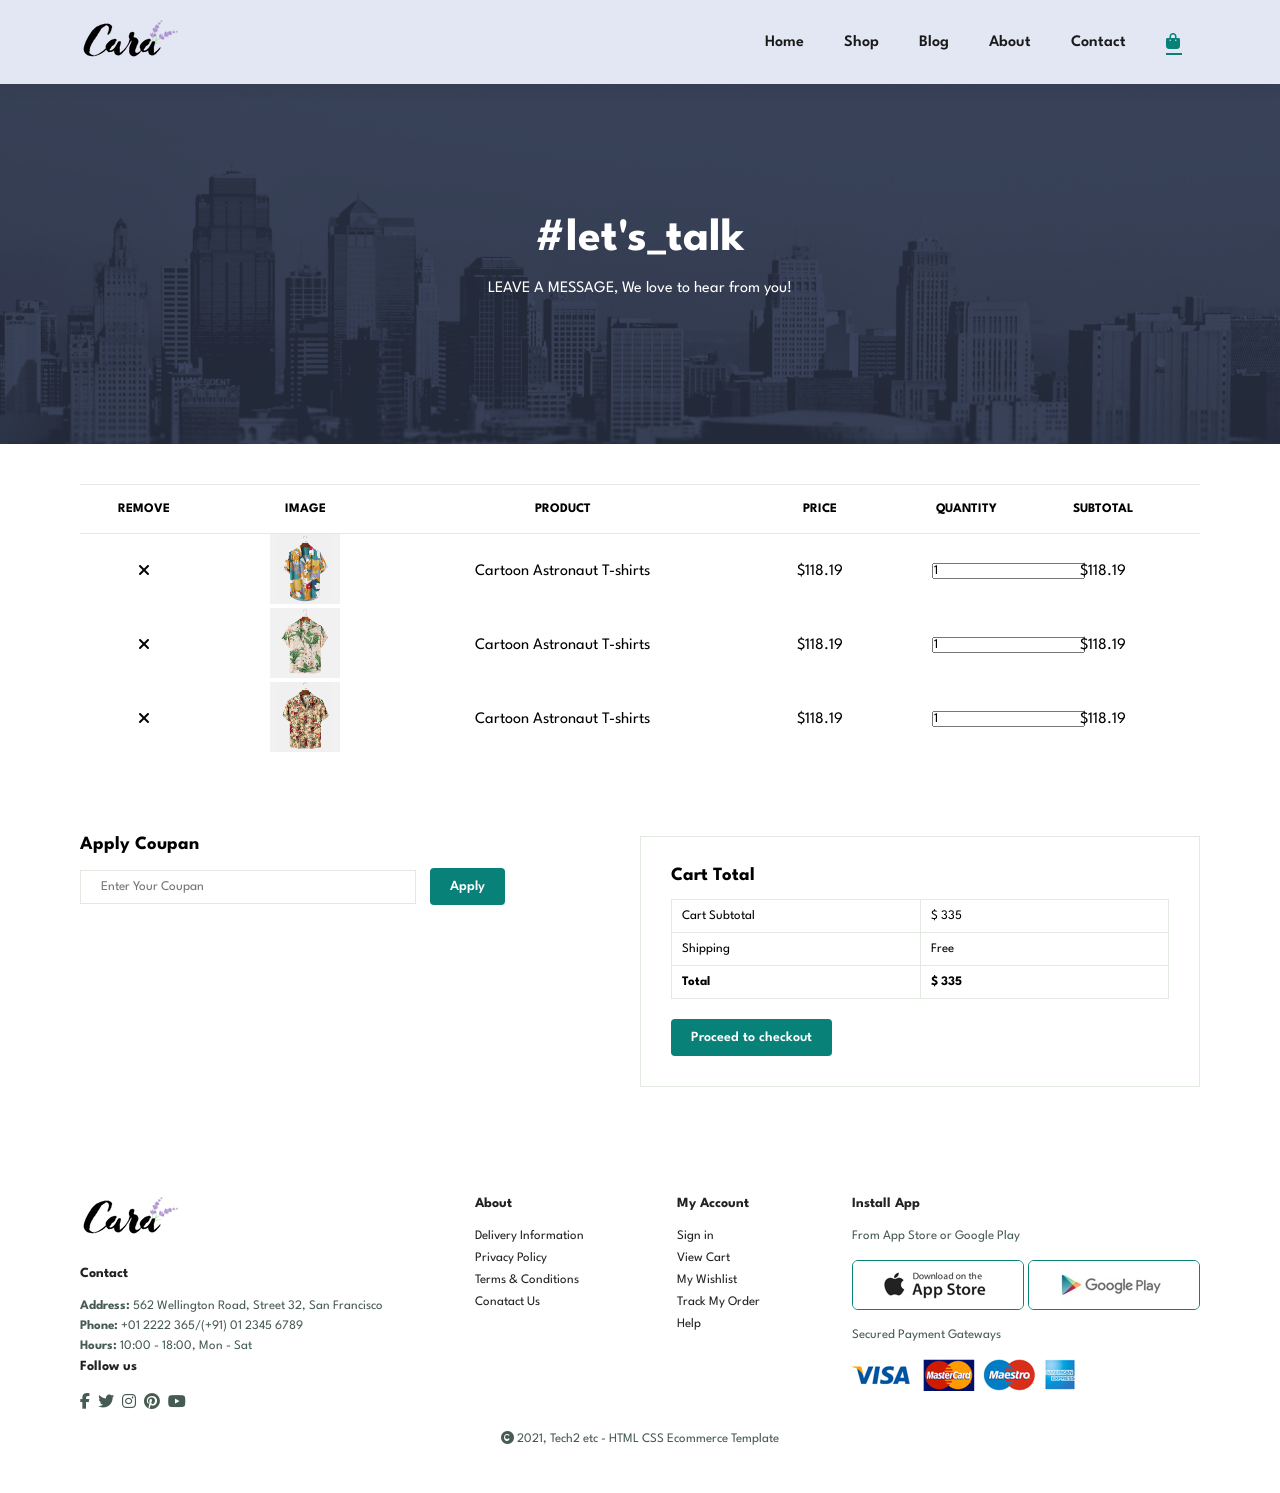
<file: cart.html>
<!DOCTYPE html>
<html lang="en">
<head>
    <meta charset="UTF-8">
    <meta name="viewport" content="width=device-width, initial-scale=1.0">
    <title>E-Commerce Website</title>
    <link rel="stylesheet" href="https://cdnjs.cloudflare.com/ajax/libs/font-awesome/6.5.2/css/all.min.css" integrity="sha512-SnH5WK+bZxgPHs44uWIX+LLJAJ9/2PkPKZ5QiAj6Ta86w+fsb2TkcmfRyVX3pBnMFcV7oQPJkl9QevSCWr3W6A==" crossorigin="anonymous" referrerpolicy="no-referrer"/>
    <link rel="stylesheet" href="stylesheet.css">
</head>
<body>

    <section id="Header">

        <a href="#"><img src="logo.png" class="logo" alt="This is an logo"></a>

        <div>
            <ul id="navbar">
                <li><a  href="index.html">Home</a></li>
                <li><a href="shop.html">Shop</a></li>
                <li><a href="blog.html">Blog</a></li>
                <li><a href="about.html">About</a></li>
                <li><a href="contact.html">Contact</a></li>
                <li id="lg-bag"><a class="active" href="cart.html"><i class="fa-solid fa-bag-shopping"></i></a></li>
                <a href="#" id="close"><i class="fa-solid fa-xmark"></i></a>
            </ul>
        </div>
        <div id="mobile">
            <a href="cart.html"><i class="fa-solid fa-bag-shopping"></i></a>
            <i id="bar" class="fas fa-outdent"></i>
        </div>
    </section>

    <section id="page-header" class="about-header">
       
        <h2>#let's_talk</h2>
       
        <p>LEAVE A MESSAGE, We love to hear from you!</p>
        
    </section>

    <section id="cart" class="section-p1">
        <table width="100%">
          <thead>
            <tr>
                <td>REMOVE</td>
                <td>IMAGE</td>
                <td>PRODUCT</td>
                <td>PRICE</td>
                <td>QUANTITY</td>
                <td>SUBTOTAL</td>

            </tr>
          </thead>
          <tbody>
            <tr>
                <td><i class="fa-solid fa-xmark"></i><a href="#"></a></td>
                <td><img src="Featured Products/f1.jpg" alt=""></td>
                <td>Cartoon Astronaut T-shirts</td>
                <td>$118.19</td>
                <td><input type="number" value="1"></td>
                <td>$118.19</td>

            </tr>
            <tr>
                <td><i class="fa-solid fa-xmark"></i><a href="#"></a></td>
                <td><img src="Featured Products/f2.jpg" alt=""></td>
                <td>Cartoon Astronaut T-shirts</td>
                <td>$118.19</td>
                <td><input type="number" value="1"></td>
                <td>$118.19</td>

            </tr>
            <tr>
                <td><i class="fa-solid fa-xmark"></i><a href="#"></a></td>
                <td><img src="Featured Products/f3.jpg" alt=""></td>
                <td>Cartoon Astronaut T-shirts</td>
                <td>$118.19</td>
                <td><input type="number" value="1"></td>
                <td>$118.19</td>

            </tr>
          </tbody>
        </table>
    </section>

    <section id="cart-add" class="section-p1">
        <div id="coupan">
            <h3>Apply Coupan</h3>
        <div>
        <input type="text" placeholder="Enter Your Coupan">
        <button class="normal">Apply</button>
        </div>
        </div>

        <div id="subtotal">
            <h3>Cart Total</h3>
            <table>
                <tr>
                    <td>Cart Subtotal</td>
                    <td>$ 335</td>
                </tr>
                <tr>
                    <td>Shipping</td>
                    <td>Free</td>
                </tr>
                <tr>
                    <td><strong>Total</strong></td>
                    <td><strong>$ 335</strong></td>
                </tr>
            </table>
            <button class="normal">Proceed to checkout</button>
        </div>
    </section>
    
    <footer class="section-p1">
        <div class="col">
            <img class="logo" src ="logo.png" alt="">
            <h4>Contact</h4>
            <p><strong>Address: </strong> 562 Wellington Road, Street 32, San Francisco</p>
            <p><strong>Phone: </strong>+01 2222 365/(+91) 01 2345 6789</p>
            <p><strong>Hours: </strong>10:00 - 18:00, Mon - Sat</p>
            <div class="follow">
                <h4>Follow us</h4>
                <div class="icon">
                    <i class="fa-brands fa-facebook-f"></i>
                    <i class="fa-brands fa-twitter"></i>
                    <i class="fa-brands fa-instagram"></i>
                    <i class="fa-brands fa-pinterest"></i>
                    <i class="fa-brands fa-youtube"></i>
                </div>
            </div>
        </div>

        <div class="col">
                     <h4>About</h4>
                     <a href="#">Delivery Information</a>
                     <a href="#">Privacy Policy</a>
                     <a href="#">Terms & Conditions</a>
                     <a href="#">Conatact Us</a>
        </div>
        <div class="col">
            <h4>My Account</h4>
            <a href="#">Sign in</a>
            <a href="#">View Cart</a>
            <a href="#">My Wishlist</a>
            <a href="#">Track My Order</a>
            <a href="#">Help</a> 
        </div>
        <div class="col install">
            <h4>Install App</h4>
            <p>From App Store or Google Play</p>
            <div class="row">
                <img src="pay/app.jpg" alt="">
                <img src="pay/play.jpg" alt="">
            </div>
            <p>Secured Payment Gateways </p>
            <img src="pay/pay.png" alt="">
        </div>

        <div class="copywrite">
            <p><i class="fa-solid fa-copyright"></i> 2021, Tech2 etc - HTML CSS Ecommerce Template</p>
        </div>
</footer>























    <script src="script.js"></script>
</body>
</html>
</file>
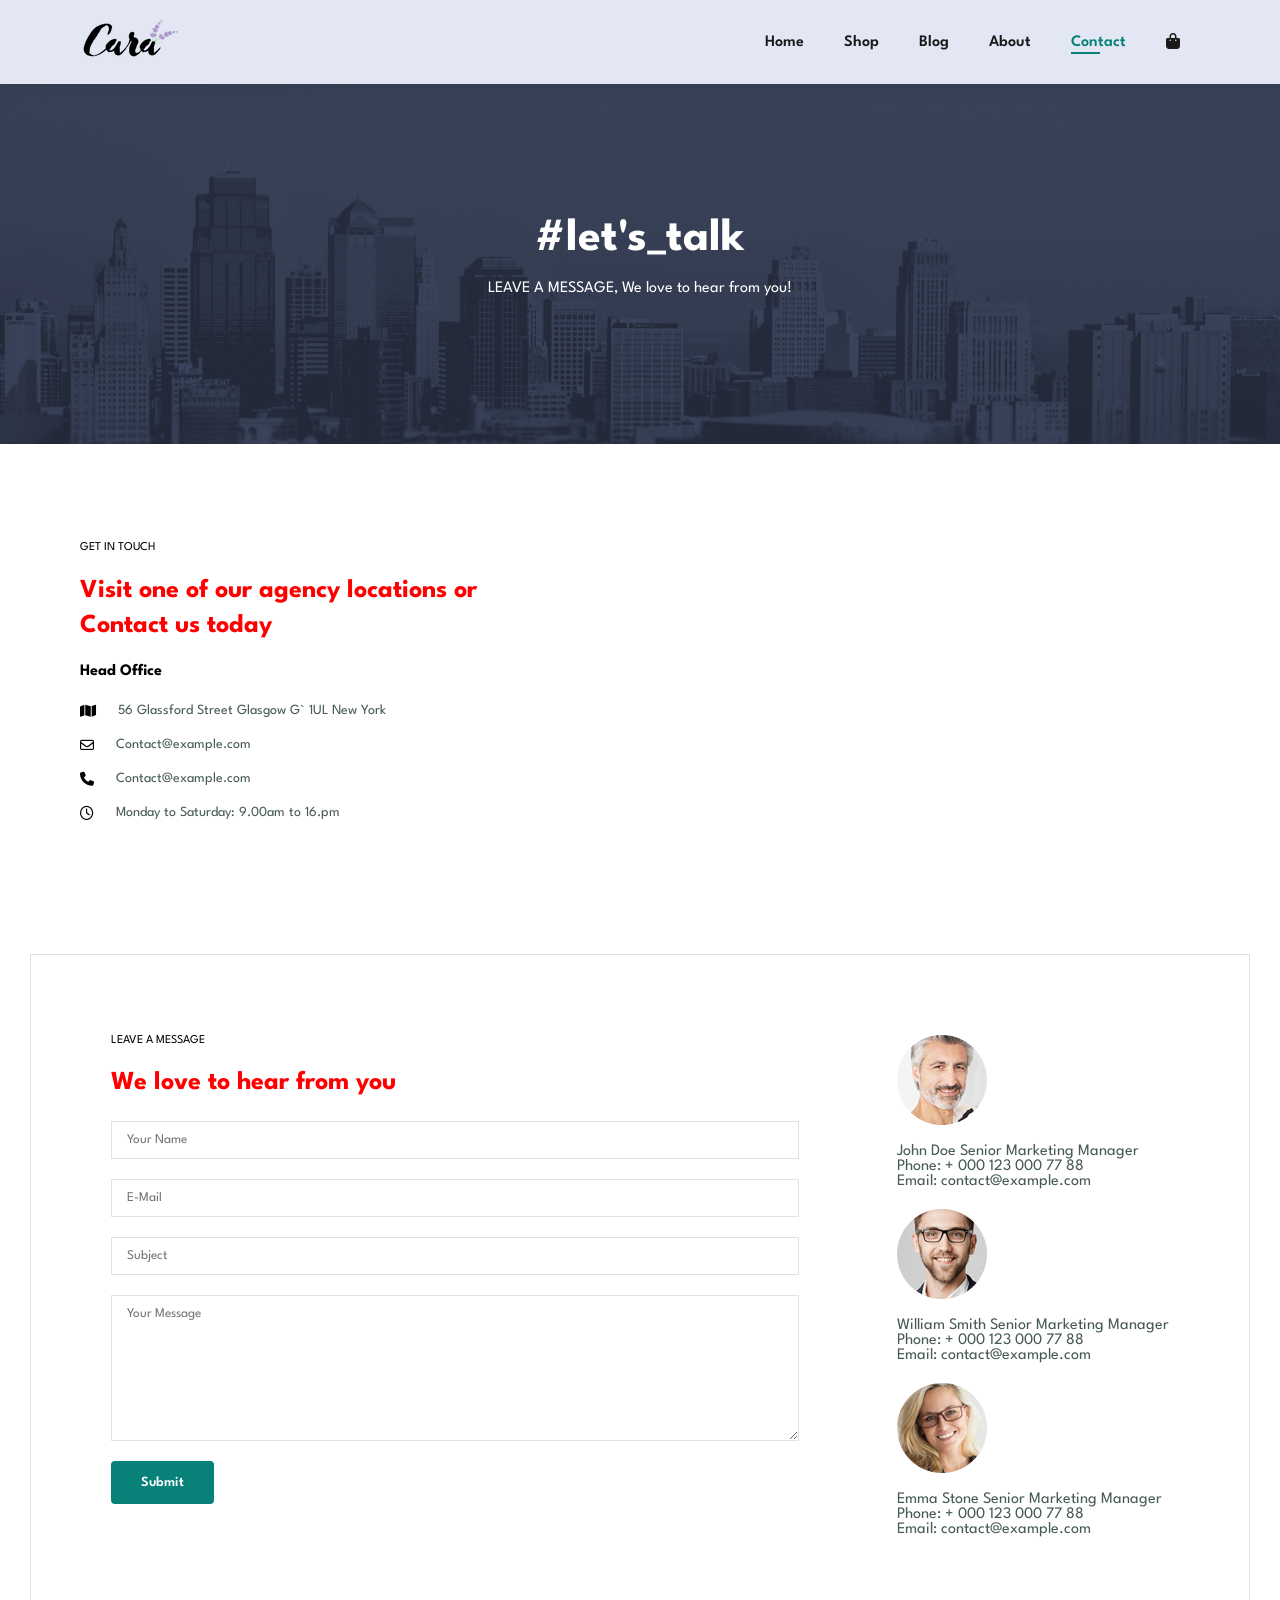
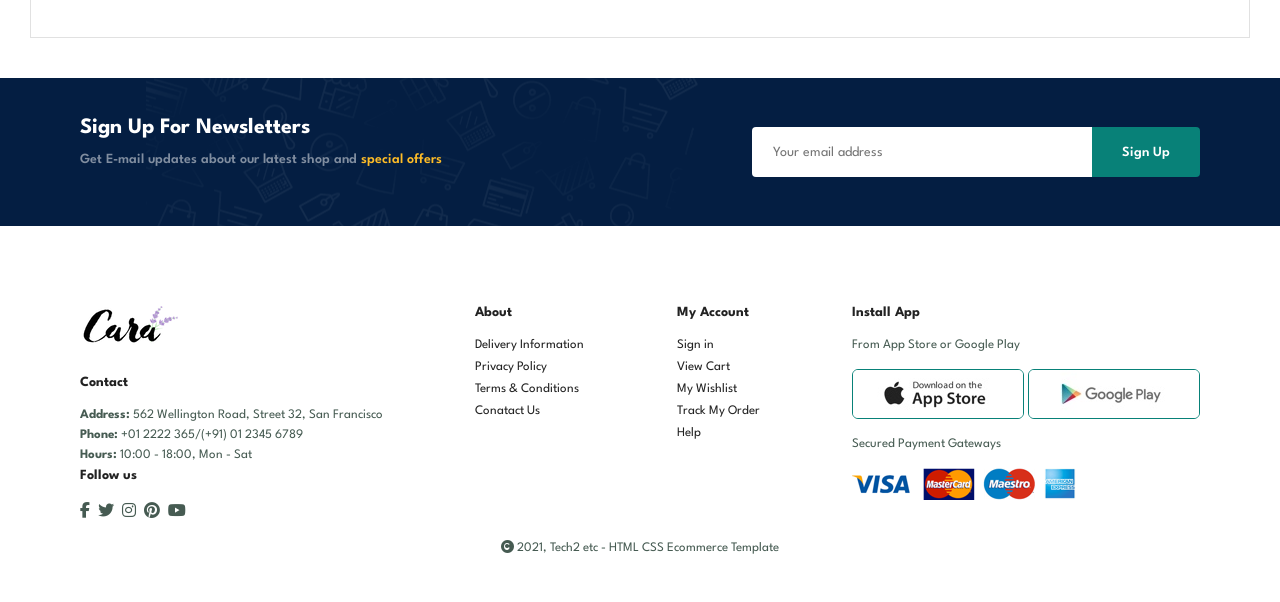
<file: contact.html>
<!DOCTYPE html>
<html lang="en">
<head>
    <meta charset="UTF-8">
    <meta name="viewport" content="width=device-width, initial-scale=1.0">
    <title>E-Commerce Website</title>
    <link rel="stylesheet" href="https://cdnjs.cloudflare.com/ajax/libs/font-awesome/6.5.2/css/all.min.css" integrity="sha512-SnH5WK+bZxgPHs44uWIX+LLJAJ9/2PkPKZ5QiAj6Ta86w+fsb2TkcmfRyVX3pBnMFcV7oQPJkl9QevSCWr3W6A==" crossorigin="anonymous" referrerpolicy="no-referrer"/>
    <link rel="stylesheet" href="stylesheet.css">
</head>
<body>

    <section id="Header">

        <a href="#"><img src="logo.png" class="logo" alt="This is an logo"></a>

        <div>
            <ul id="navbar">
                <li><a  href="index.html">Home</a></li>
                <li><a href="shop.html">Shop</a></li>
                <li><a href="blog.html">Blog</a></li>
                <li><a href="about.html">About</a></li>
                <li><a class="active"href="contact.html">Contact</a></li>
                <li id="lg-bag"><a href="cart.html"><i class="fa-solid fa-bag-shopping"></i></a></li>
                <a href="#" id="close"><i class="fa-solid fa-xmark"></i></a>
            </ul>
        </div>
        <div id="mobile">
            <a href="cart.html"><i class="fa-solid fa-bag-shopping"></i></a>
            <i id="bar" class="fas fa-outdent"></i>
        </div>
    </section>

    <section id="page-header" class="about-header">
       
        <h2>#let's_talk</h2>
       
        <p>LEAVE A MESSAGE, We love to hear from you!</p>
        
    </section>
    
   <section id="contactdetails" class="section-p1">
    <div class="details">
        <span>GET IN TOUCH</span>
        <h2>Visit one of our agency locations
            or Contact us today
        </h2>
        <h3>Head Office</h3>
        <div>
          <li>
            <i class="fa-solid fa-map"></i>
            <p>56 Glassford Street Glasgow G` 1UL New York</p>
          </li>  
          <li>
            <i class="fa-regular fa-envelope"></i>
            <p>Contact@example.com</p>
          </li>  
          <li>
            <i class="fa-solid fa-phone"></i>
            <p>Contact@example.com</p>
          </li>  
          <li>
            <i class="fa-regular fa-clock"></i>
            <p>Monday to Saturday: 9.00am to 16.pm</p>
          </li>  
        </div>
    </div>
    <div class="map">
        <iframe src="https://www.google.com/maps/embed?pb=!1m18!1m12!1m3!1d248849.
        84916296526!2d77.63093949999997!3d12.
        953997400000002!2m3!1f0!2f0!3f0!3m2!1i1024!2i768!4f13.
        1!3m3!1m2!1s0x3bae1670c9b44e6d%3A0xf8dfc3e8517e4fe0!2sBengaluru
        %2C%20Karnataka!5e0!3m2!1sen!2sin!4v1719589592471!5m2!1sen!2sin" 
        width="600" height="450" style="border:0;" allowfullscreen=""
         loading="lazy" referrerpolicy="no-referrer-when-downgrade"></iframe>
    </div>
   </section>

   <section id="formdetails">
    <form action="">
        <span>LEAVE A MESSAGE</span>
        <h2>We love to hear from you</h2>
        <input type="text" placeholder="Your Name">
        <input type="text" placeholder="E-Mail">
        <input type="text" placeholder="Subject">
        <textarea name="" id="" cols="30" rows="10" placeholder="Your Message"></textarea>
        <button class="normal">Submit</button>

    </form>
    <div class="people">
        <div>
            <img src="people/1.png" alt="">
            <p><span>John Doe</span> Senior Marketing Manager <br> Phone: + 000 123
            000 77 88 <br>Email: contact@example.com</p>
        </div>
        <div>
            <img src="people/2.png" alt="">
            <p><span>William Smith</span> Senior Marketing Manager <br> Phone: + 000 123
            000 77 88 <br>Email: contact@example.com</p>
        </div>
        <div>
            <img src="people/3.png" alt="">
            <p><span>Emma Stone</span> Senior Marketing Manager <br> Phone: + 000 123
            000 77 88 <br>Email: contact@example.com</p>
        </div>
    </div>
   </section>

    <section id="newsletter" class="section-p1 section-m1">
        <div class="newstext">
            <h4>Sign Up For Newsletters</h4>
            <p>Get E-mail updates about our latest shop and <span>special offers</span></p>
        </div>
        <div class="form">
            <input type="text" placeholder="Your email address">
            <button class="normal">Sign Up</button>
        </div>
    </section>
    <footer class="section-p1">
        <div class="col">
            <img class="logo" src ="logo.png" alt="">
            <h4>Contact</h4>
            <p><strong>Address: </strong> 562 Wellington Road, Street 32, San Francisco</p>
            <p><strong>Phone: </strong>+01 2222 365/(+91) 01 2345 6789</p>
            <p><strong>Hours: </strong>10:00 - 18:00, Mon - Sat</p>
            <div class="follow">
                <h4>Follow us</h4>
                <div class="icon">
                    <i class="fa-brands fa-facebook-f"></i>
                    <i class="fa-brands fa-twitter"></i>
                    <i class="fa-brands fa-instagram"></i>
                    <i class="fa-brands fa-pinterest"></i>
                    <i class="fa-brands fa-youtube"></i>
                </div>
            </div>
        </div>

        <div class="col">
                     <h4>About</h4>
                     <a href="#">Delivery Information</a>
                     <a href="#">Privacy Policy</a>
                     <a href="#">Terms & Conditions</a>
                     <a href="#">Conatact Us</a>
        </div>
        <div class="col">
            <h4>My Account</h4>
            <a href="#">Sign in</a>
            <a href="#">View Cart</a>
            <a href="#">My Wishlist</a>
            <a href="#">Track My Order</a>
            <a href="#">Help</a> 
        </div>
        <div class="col install">
            <h4>Install App</h4>
            <p>From App Store or Google Play</p>
            <div class="row">
                <img src="pay/app.jpg" alt="">
                <img src="pay/play.jpg" alt="">
            </div>
            <p>Secured Payment Gateways </p>
            <img src="pay/pay.png" alt="">
        </div>

        <div class="copywrite">
            <p><i class="fa-solid fa-copyright"></i> 2021, Tech2 etc - HTML CSS Ecommerce Template</p>
        </div>
</footer>























    <script src="script.js"></script>
</body>
</html>
</file>
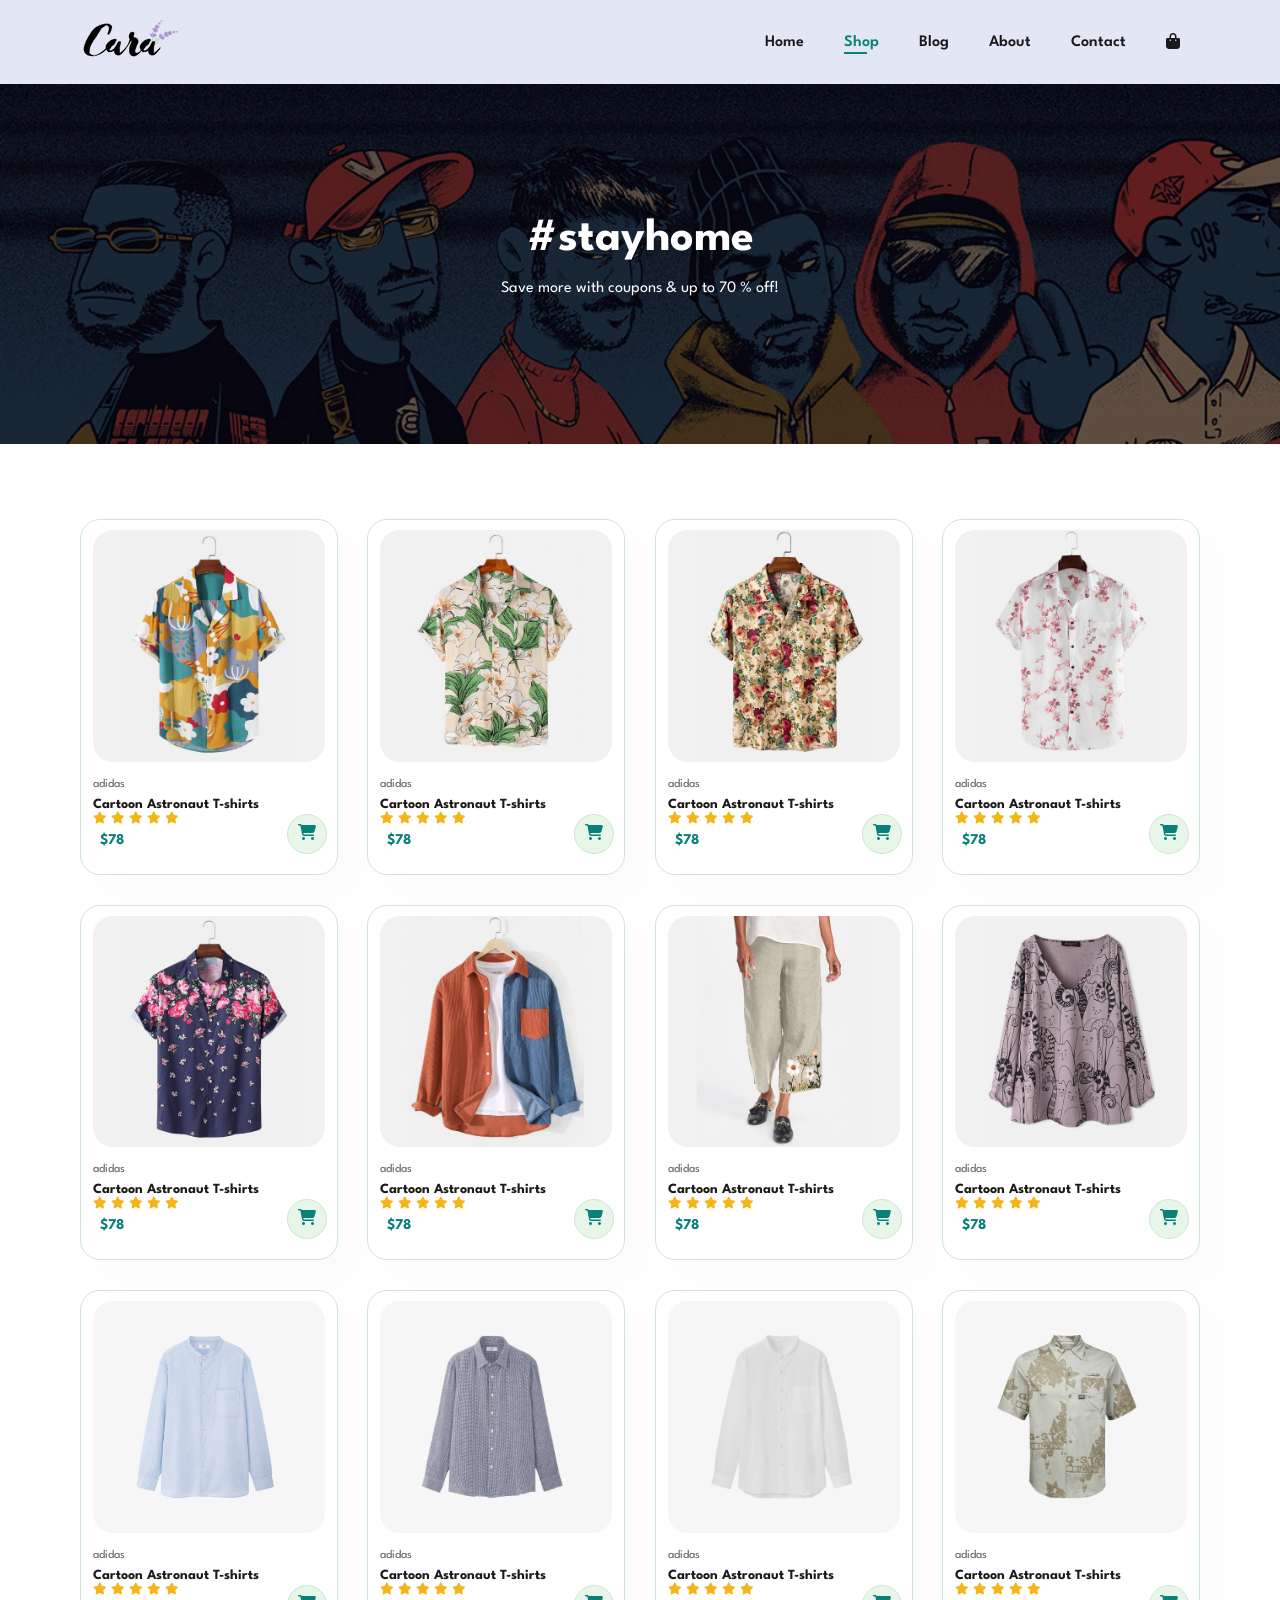
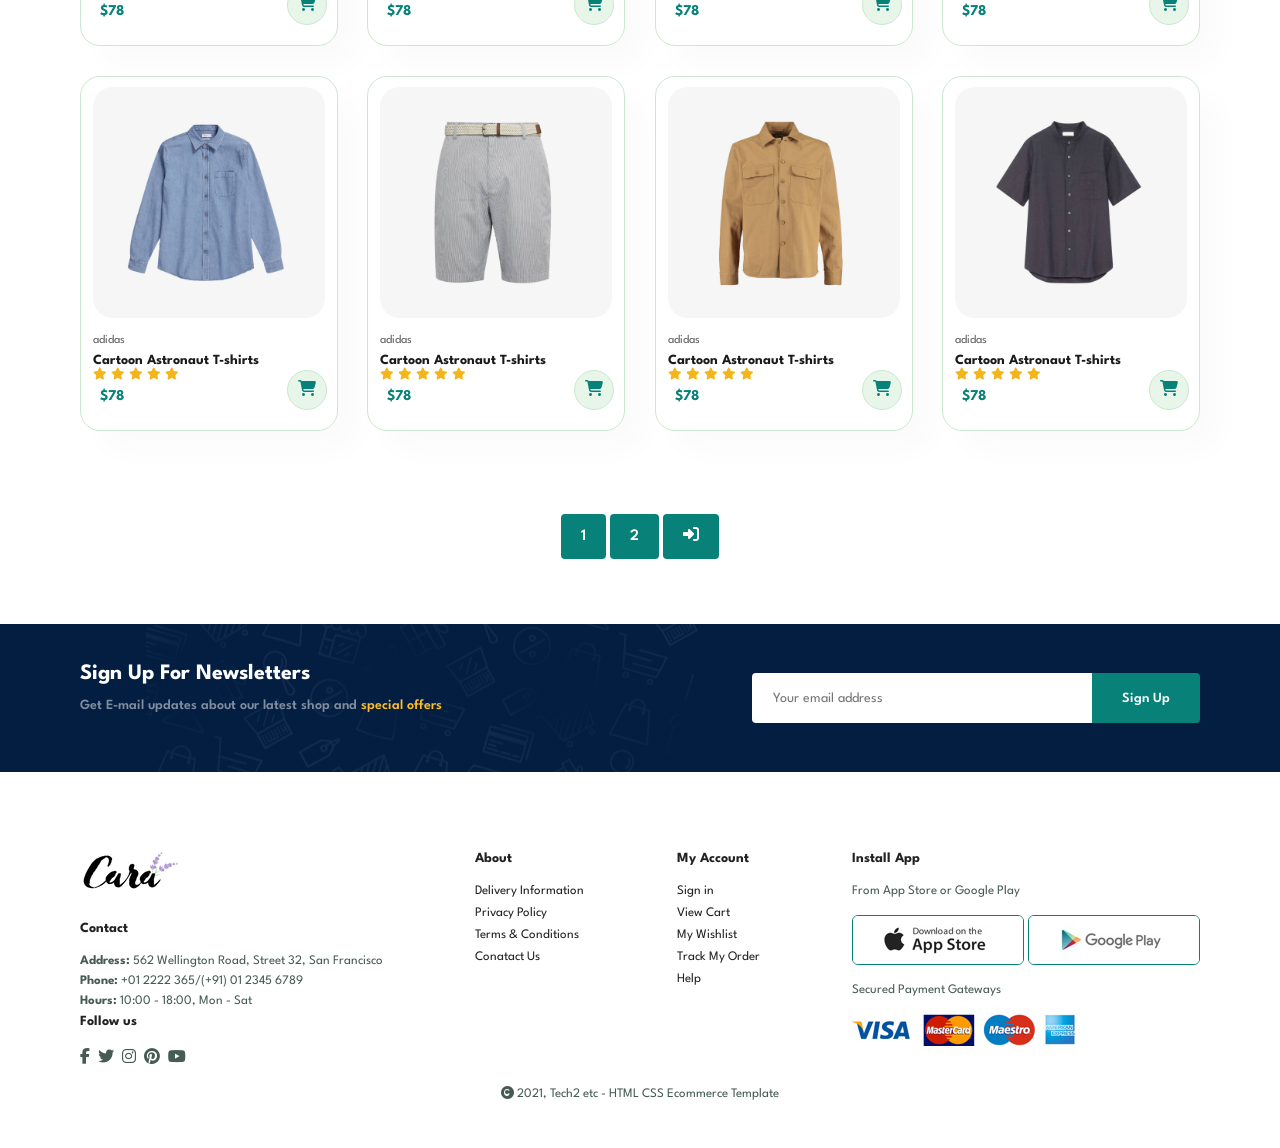
<file: shop.html>
<!DOCTYPE html>
<html lang="en">
<head>
    <meta charset="UTF-8">
    <meta name="viewport" content="width=device-width, initial-scale=1.0">
    <title>E-Commerce Website</title>
    <link rel="stylesheet" href="https://cdnjs.cloudflare.com/ajax/libs/font-awesome/6.5.2/css/all.min.css" integrity="sha512-SnH5WK+bZxgPHs44uWIX+LLJAJ9/2PkPKZ5QiAj6Ta86w+fsb2TkcmfRyVX3pBnMFcV7oQPJkl9QevSCWr3W6A==" crossorigin="anonymous" referrerpolicy="no-referrer"/>
    <link rel="stylesheet" href="stylesheet.css">
</head>
<body>

    <section id="Header">

        <a href="#"><img src="logo.png" class="logo" alt="This is an logo"></a>

        <div>
            <ul id="navbar">
                <li><a  href="index.html">Home</a></li>
                <li><a class="active"href="shop.html">Shop</a></li>
                <li><a href="blog.html">Blog</a></li>
                <li><a href="about.html">About</a></li>
                <li><a href="contact.html">Contact</a></li>
                <li id="lg-bag"><a href="cart.html"><i class="fa-solid fa-bag-shopping"></i></a></li>
                <a href="#" id="close"><i class="fa-solid fa-xmark"></i></a>
            </ul>
        </div>
        <div id="mobile">
            <a href="cart.html"><i class="fa-solid fa-bag-shopping"></i></a>
            <i id="bar" class="fas fa-outdent"></i>
        </div>
    </section>

    <section id="page-header">
       
        <h2>#stayhome</h2>
       
        <p>Save more with coupons & up to 70 % off!</p>
        
    </section>

    <section id="product1" class="section-p1">
        <div class="pro-container">
            <div class="pro" onclick="window.location.href='sproduct.html';">
                <img src="Featured Products/f1.jpg" alt="">
                <div class="des">
                    <span>adidas</span>
                    <h5>Cartoon Astronaut T-shirts</h5>
                    <div class="star">
                        <i class="fas fa-star"></i>
                        <i class="fas fa-star"></i>
                        <i class="fas fa-star"></i>
                        <i class="fas fa-star"></i>
                        <i class="fas fa-star"></i>
                    </div>
                    <h4>$78</h4>
                </div>
                <a href="#" class="cart"><i class="fa-solid fa-cart-shopping"></i></a>
            </div>
            <div class="pro">
                <img src="Featured Products/f2.jpg" alt="">
                <div class="des">
                    <span>adidas</span>
                    <h5>Cartoon Astronaut T-shirts</h5>
                    <div class="star">
                        <i class="fas fa-star"></i>
                        <i class="fas fa-star"></i>
                        <i class="fas fa-star"></i>
                        <i class="fas fa-star"></i>
                        <i class="fas fa-star"></i>
                    </div>
                    <h4>$78</h4>
                </div>
                <a href="#" class="cart"><i class="fa-solid fa-cart-shopping"></i></a>
            </div>
            <div class="pro">
                <img src="Featured Products/f3.jpg" alt="">
                <div class="des">
                    <span>adidas</span>
                    <h5>Cartoon Astronaut T-shirts</h5>
                    <div class="star">
                        <i class="fas fa-star"></i>
                        <i class="fas fa-star"></i>
                        <i class="fas fa-star"></i>
                        <i class="fas fa-star"></i>
                        <i class="fas fa-star"></i>
                    </div>
                    <h4>$78</h4>
                </div>
                <a href="#" class="cart"><i class="fa-solid fa-cart-shopping"></i></a>
            </div>
            <div class="pro">
                <img src="Featured Products/f4.jpg" alt="">
                <div class="des">
                    <span>adidas</span>
                    <h5>Cartoon Astronaut T-shirts</h5>
                    <div class="star">
                        <i class="fas fa-star"></i>
                        <i class="fas fa-star"></i>
                        <i class="fas fa-star"></i>
                        <i class="fas fa-star"></i>
                        <i class="fas fa-star"></i>
                    </div>
                    <h4>$78</h4>
                </div>
                <a href="#" class="cart"><i class="fa-solid fa-cart-shopping"></i></a>
            </div>
            <div class="pro">
                <img src="Featured Products/f5.jpg" alt="">
                <div class="des">
                    <span>adidas</span>
                    <h5>Cartoon Astronaut T-shirts</h5>
                    <div class="star">
                        <i class="fas fa-star"></i>
                        <i class="fas fa-star"></i>
                        <i class="fas fa-star"></i>
                        <i class="fas fa-star"></i>
                        <i class="fas fa-star"></i>
                    </div>
                    <h4>$78</h4>
                </div>
                <a href="#" class="cart"><i class="fa-solid fa-cart-shopping"></i></a>
            </div>
            <div class="pro">
                <img src="Featured Products/f6.jpg" alt="">
                <div class="des">
                    <span>adidas</span>
                    <h5>Cartoon Astronaut T-shirts</h5>
                    <div class="star">
                        <i class="fas fa-star"></i>
                        <i class="fas fa-star"></i>
                        <i class="fas fa-star"></i>
                        <i class="fas fa-star"></i>
                        <i class="fas fa-star"></i>
                    </div>
                    <h4>$78</h4>
                </div>
                <a href="#" class="cart"><i class="fa-solid fa-cart-shopping"></i></a>
            </div>
            <div class="pro">
                <img src="Featured Products/f7.jpg" alt="">
                <div class="des">
                    <span>adidas</span>
                    <h5>Cartoon Astronaut T-shirts</h5>
                    <div class="star">
                        <i class="fas fa-star"></i>
                        <i class="fas fa-star"></i>
                        <i class="fas fa-star"></i>
                        <i class="fas fa-star"></i>
                        <i class="fas fa-star"></i>
                    </div>
                    <h4>$78</h4>
                </div>
                <a href="#" class="cart"><i class="fa-solid fa-cart-shopping"></i></a>
            </div>
            <div class="pro">
                <img src="Featured Products/f8.jpg" alt="">
                <div class="des">
                    <span>adidas</span>
                    <h5>Cartoon Astronaut T-shirts</h5>
                    <div class="star">
                        <i class="fas fa-star"></i>
                        <i class="fas fa-star"></i>
                        <i class="fas fa-star"></i>
                        <i class="fas fa-star"></i>
                        <i class="fas fa-star"></i>
                    </div>
                    <h4>$78</h4>
                </div>
                <a href="#" class="cart"><i class="fa-solid fa-cart-shopping"></i></a>
            </div>
       
            <div class="pro">
                <img src="Featured Products/n1.jpg" alt="">
                <div class="des">
                    <span>adidas</span>
                    <h5>Cartoon Astronaut T-shirts</h5>
                    <div class="star">
                        <i class="fas fa-star"></i>
                        <i class="fas fa-star"></i>
                        <i class="fas fa-star"></i>
                        <i class="fas fa-star"></i>
                        <i class="fas fa-star"></i>
                    </div>
                    <h4>$78</h4>
                </div>
                <a href="#" class="cart"><i class="fa-solid fa-cart-shopping"></i></a>
            </div>
            <div class="pro">
                <img src="Featured Products/n2.jpg" alt="">
                <div class="des">
                    <span>adidas</span>
                    <h5>Cartoon Astronaut T-shirts</h5>
                    <div class="star">
                        <i class="fas fa-star"></i>
                        <i class="fas fa-star"></i>
                        <i class="fas fa-star"></i>
                        <i class="fas fa-star"></i>
                        <i class="fas fa-star"></i>
                    </div>
                    <h4>$78</h4>
                </div>
                <a href="#" class="cart"><i class="fa-solid fa-cart-shopping"></i></a>
            </div>
            <div class="pro">
                <img src="Featured Products/n3.jpg" alt="">
                <div class="des">
                    <span>adidas</span>
                    <h5>Cartoon Astronaut T-shirts</h5>
                    <div class="star">
                        <i class="fas fa-star"></i>
                        <i class="fas fa-star"></i>
                        <i class="fas fa-star"></i>
                        <i class="fas fa-star"></i>
                        <i class="fas fa-star"></i>
                    </div>
                    <h4>$78</h4>
                </div>
                <a href="#" class="cart"><i class="fa-solid fa-cart-shopping"></i></a>
            </div>
            <div class="pro">
                <img src="Featured Products/n4.jpg" alt="">
                <div class="des">
                    <span>adidas</span>
                    <h5>Cartoon Astronaut T-shirts</h5>
                    <div class="star">
                        <i class="fas fa-star"></i>
                        <i class="fas fa-star"></i>
                        <i class="fas fa-star"></i>
                        <i class="fas fa-star"></i>
                        <i class="fas fa-star"></i>
                    </div>
                    <h4>$78</h4>
                </div>
                <a href="#" class="cart"><i class="fa-solid fa-cart-shopping"></i></a>
            </div>
            <div class="pro">
                <img src="Featured Products/n5.jpg" alt="">
                <div class="des">
                    <span>adidas</span>
                    <h5>Cartoon Astronaut T-shirts</h5>
                    <div class="star">
                        <i class="fas fa-star"></i>
                        <i class="fas fa-star"></i>
                        <i class="fas fa-star"></i>
                        <i class="fas fa-star"></i>
                        <i class="fas fa-star"></i>
                    </div>
                    <h4>$78</h4>
                </div>
                <a href="#" class="cart"><i class="fa-solid fa-cart-shopping"></i></a>
            </div>
            <div class="pro">
                <img src="Featured Products/n6.jpg" alt="">
                <div class="des">
                    <span>adidas</span>
                    <h5>Cartoon Astronaut T-shirts</h5>
                    <div class="star">
                        <i class="fas fa-star"></i>
                        <i class="fas fa-star"></i>
                        <i class="fas fa-star"></i>
                        <i class="fas fa-star"></i>
                        <i class="fas fa-star"></i>
                    </div>
                    <h4>$78</h4>
                </div>
                <a href="#" class="cart"><i class="fa-solid fa-cart-shopping"></i></a>
            </div>
            <div class="pro">
                <img src="Featured Products/n7.jpg" alt="">
                <div class="des">
                    <span>adidas</span>
                    <h5>Cartoon Astronaut T-shirts</h5>
                    <div class="star">
                        <i class="fas fa-star"></i>
                        <i class="fas fa-star"></i>
                        <i class="fas fa-star"></i>
                        <i class="fas fa-star"></i>
                        <i class="fas fa-star"></i>
                    </div>
                    <h4>$78</h4>
                </div>
                <a href="#" class="cart"><i class="fa-solid fa-cart-shopping"></i></a>
            </div>
            <div class="pro">
                <img src="Featured Products/n8.jpg" alt="">
                <div class="des">
                    <span>adidas</span>
                    <h5>Cartoon Astronaut T-shirts</h5>
                    <div class="star">
                        <i class="fas fa-star"></i>
                        <i class="fas fa-star"></i>
                        <i class="fas fa-star"></i>
                        <i class="fas fa-star"></i>
                        <i class="fas fa-star"></i>
                    </div>
                    <h4>$78</h4>
                </div>
                <a href="#" class="cart"><i class="fa-solid fa-cart-shopping"></i></a>
            </div>
        </div>
    </section>

    <section id="pagination" class="section-p1">
        <a href="#">1</a>
        <a href="#">2</a>
        <a href="#"><i class="fa-solid fa-right-to-bracket"></i></a>
    </section>


    <section id="newsletter" class="section-p1 section-m1">
        <div class="newstext">
            <h4>Sign Up For Newsletters</h4>
            <p>Get E-mail updates about our latest shop and <span>special offers</span></p>
        </div>
        <div class="form">
            <input type="text" placeholder="Your email address">
            <button class="normal">Sign Up</button>
        </div>
    </section>

    <footer class="section-p1">
        <div class="col">
            <img class="logo" src ="logo.png" alt="">
            <h4>Contact</h4>
            <p><strong>Address: </strong> 562 Wellington Road, Street 32, San Francisco</p>
            <p><strong>Phone: </strong>+01 2222 365/(+91) 01 2345 6789</p>
            <p><strong>Hours: </strong>10:00 - 18:00, Mon - Sat</p>
            <div class="follow">
                <h4>Follow us</h4>
                <div class="icon">
                    <i class="fa-brands fa-facebook-f"></i>
                    <i class="fa-brands fa-twitter"></i>
                    <i class="fa-brands fa-instagram"></i>
                    <i class="fa-brands fa-pinterest"></i>
                    <i class="fa-brands fa-youtube"></i>
                </div>
            </div>
        </div>

        <div class="col">
                     <h4>About</h4>
                     <a href="#">Delivery Information</a>
                     <a href="#">Privacy Policy</a>
                     <a href="#">Terms & Conditions</a>
                     <a href="#">Conatact Us</a>
        </div>
        <div class="col">
            <h4>My Account</h4>
            <a href="#">Sign in</a>
            <a href="#">View Cart</a>
            <a href="#">My Wishlist</a>
            <a href="#">Track My Order</a>
            <a href="#">Help</a> 
        </div>
        <div class="col install">
            <h4>Install App</h4>
            <p>From App Store or Google Play</p>
            <div class="row">
                <img src="pay/app.jpg" alt="">
                <img src="pay/play.jpg" alt="">
            </div>
            <p>Secured Payment Gateways </p>
            <img src="pay/pay.png" alt="">
        </div>

        <div class="copywrite">
            <p><i class="fa-solid fa-copyright"></i> 2021, Tech2 etc - HTML CSS Ecommerce Template</p>
        </div>
</footer>























    <script src="script.js"></script>
</body>
</html>
</file>
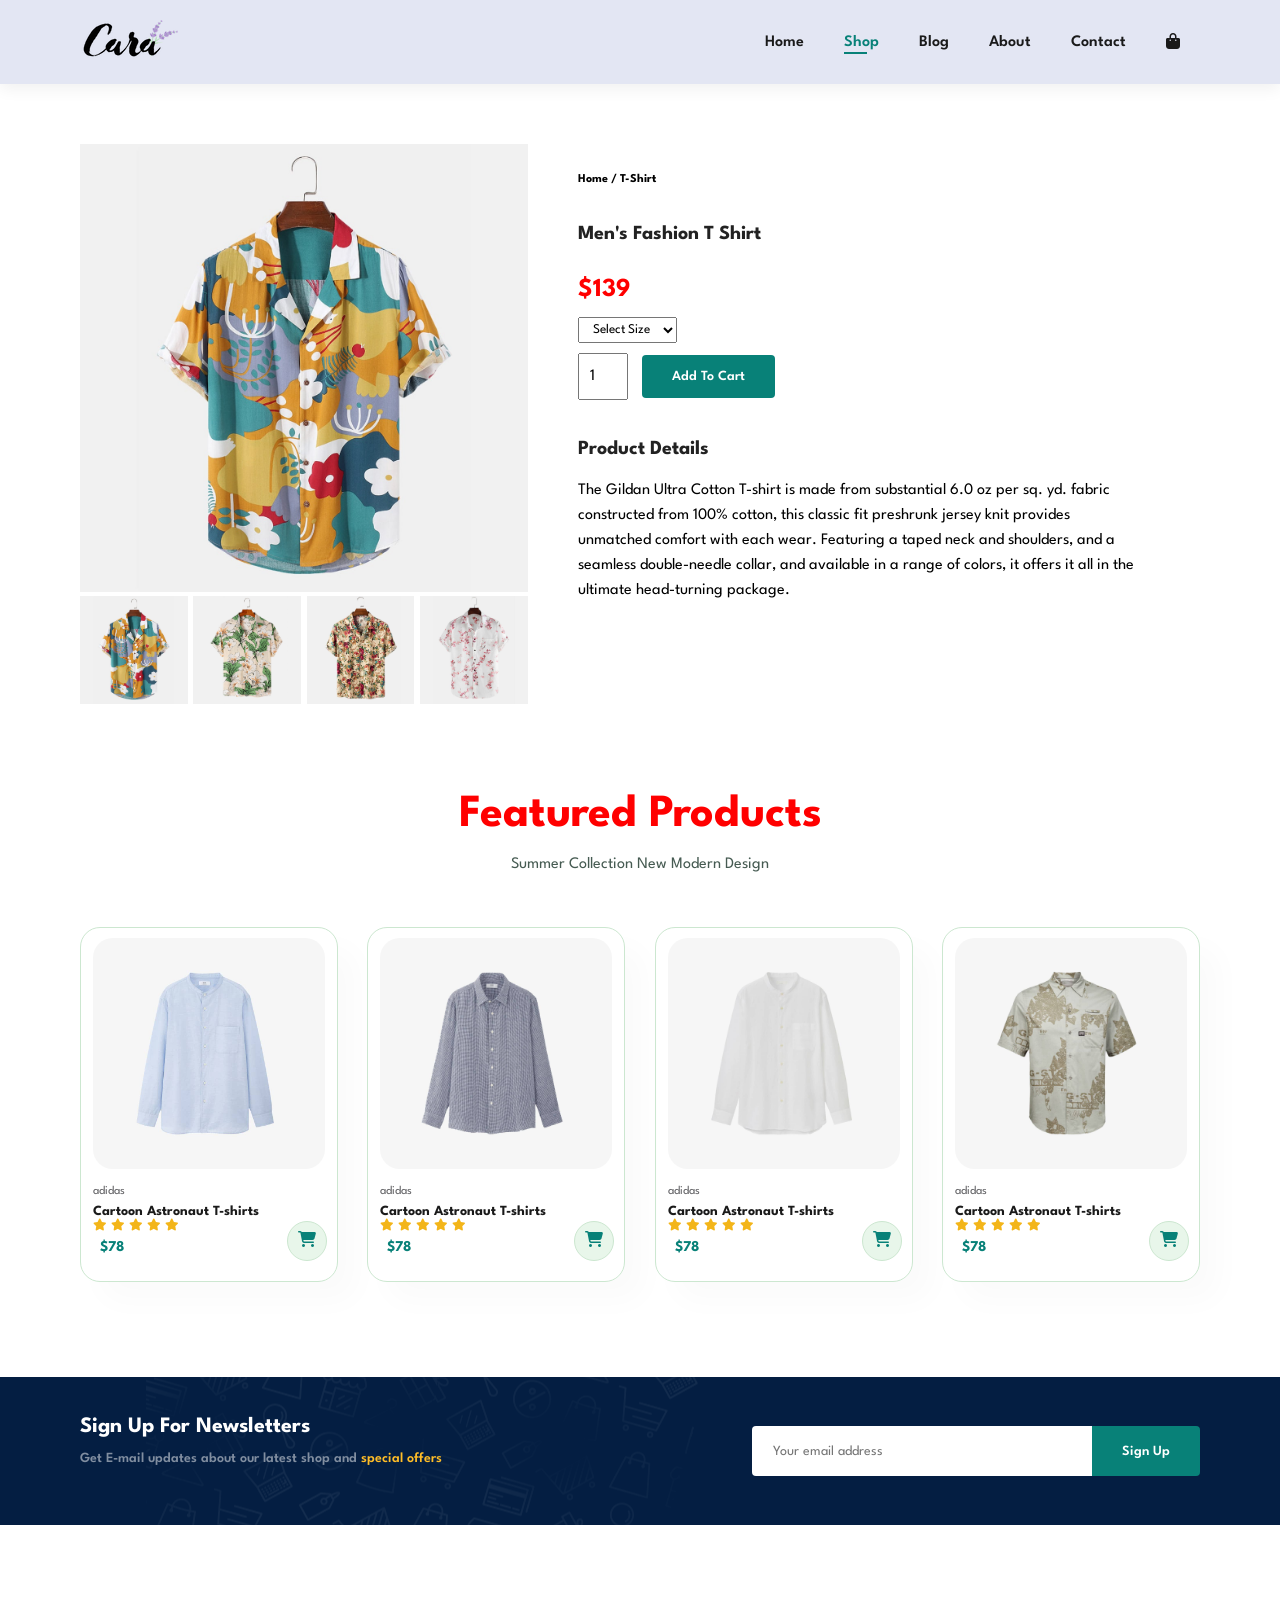
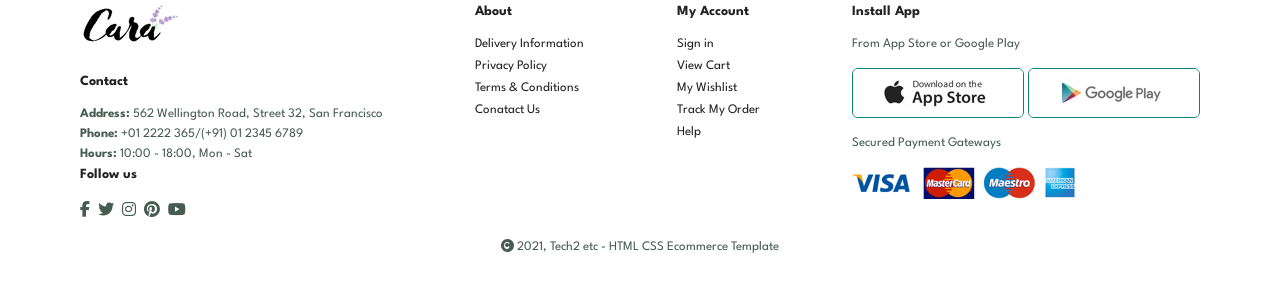
<file: sproduct.html>
<!DOCTYPE html>
<html lang="en">
<head>
    <meta charset="UTF-8">
    <meta name="viewport" content="width=device-width, initial-scale=1.0">
    <title>E-Commerce Website</title>
    <link rel="stylesheet" href="https://cdnjs.cloudflare.com/ajax/libs/font-awesome/6.5.2/css/all.min.css" integrity="sha512-SnH5WK+bZxgPHs44uWIX+LLJAJ9/2PkPKZ5QiAj6Ta86w+fsb2TkcmfRyVX3pBnMFcV7oQPJkl9QevSCWr3W6A==" crossorigin="anonymous" referrerpolicy="no-referrer"/>
    <link rel="stylesheet" href="stylesheet.css">
</head>
<body>

    <section id="Header">

        <a href="#"><img src="logo.png" class="logo" alt="This is an logo"></a>

        <div>
            <ul id="navbar">
                <li><a  href="index.html">Home</a></li>
                <li><a class="active"href="shop.html">Shop</a></li>
                <li><a href="blog.html">Blog</a></li>
                <li><a href="about.html">About</a></li>
                <li><a href="contact.html">Contact</a></li>
                <li id="lg-bag"><a href="cart.html"><i class="fa-solid fa-bag-shopping"></i></a></li>
                <a href="#" id="close"><i class="fa-solid fa-xmark"></i></a>
            </ul>
        </div>
        <div id="mobile">
            <a href="cart.html"><i class="fa-solid fa-bag-shopping"></i></a>
            <i id="bar" class="fas fa-outdent"></i>
        </div>
    </section>

    <section id="prodetails" class="section-p1">
        <div class="single-pro-image">
            <img src="Featured Products/f1.jpg" width="100%" id="MainImg" alt="">
        
        <div class="small-img-group">
            <div class="small-img-col">
                <img src="Featured Products/f1.jpg" width="100%" class="small-img" alt="">
            </div>
            <div class="small-img-col">
                <img src="Featured Products/f2.jpg" width="100%" class="small-img" alt="">
            </div>
            <div class="small-img-col">
                <img src="Featured Products/f3.jpg" width="100%" class="small-img" alt="">
            </div>
            <div class="small-img-col">
                <img src="Featured Products/f4.jpg" width="100%" class="small-img" alt="">
            </div>
        </div>
        </div>
        <div class="single-pro-details">
            <h6>Home / T-Shirt</h6>
            <h4>Men's Fashion T Shirt</h4>
            <h2>$139</h2>
            <select>
                <option>Select Size</option>
                <option>XL</option>
                <option>XXL</option>
                <option>Small</option>
                <option>Large</option>
            </select>
            <input type="number" value="1">
            <button class="normal">Add To Cart</button>
            <h4>Product Details</h4>
            <span>The Gildan Ultra Cotton T-shirt is made from substantial 6.0 oz per
                sq. yd. fabric constructed from 100% cotton, this classic fit preshrunk
                jersey knit provides unmatched comfort with each wear. Featuring a taped neck
                and shoulders, and a seamless double-needle collar, and available in a range
                of colors, it offers it all in the ultimate head-turning package.
            </span>
        </div>
    </section>
    
    <section id="product1" class="section-p1">
        <h2>Featured Products</h2>
        <p>Summer Collection New Modern Design</p>
        <div class="pro-container">
            <div class="pro">
                <img src="Featured Products/n1.jpg" alt="">
                <div class="des">
                    <span>adidas</span>
                    <h5>Cartoon Astronaut T-shirts</h5>
                    <div class="star">
                        <i class="fas fa-star"></i>
                        <i class="fas fa-star"></i>
                        <i class="fas fa-star"></i>
                        <i class="fas fa-star"></i>
                        <i class="fas fa-star"></i>
                    </div>
                    <h4>$78</h4>
                </div>
                <a href="#" class="cart"><i class="fa-solid fa-cart-shopping"></i></a>
            </div>
            <div class="pro">
                <img src="Featured Products/n2.jpg" alt="">
                <div class="des">
                    <span>adidas</span>
                    <h5>Cartoon Astronaut T-shirts</h5>
                    <div class="star">
                        <i class="fas fa-star"></i>
                        <i class="fas fa-star"></i>
                        <i class="fas fa-star"></i>
                        <i class="fas fa-star"></i>
                        <i class="fas fa-star"></i>
                    </div>
                    <h4>$78</h4>
                </div>
                <a href="#" class="cart"><i class="fa-solid fa-cart-shopping"></i></a>
            </div>
            <div class="pro">
                <img src="Featured Products/n3.jpg" alt="">
                <div class="des">
                    <span>adidas</span>
                    <h5>Cartoon Astronaut T-shirts</h5>
                    <div class="star">
                        <i class="fas fa-star"></i>
                        <i class="fas fa-star"></i>
                        <i class="fas fa-star"></i>
                        <i class="fas fa-star"></i>
                        <i class="fas fa-star"></i>
                    </div>
                    <h4>$78</h4>
                </div>
                <a href="#" class="cart"><i class="fa-solid fa-cart-shopping"></i></a>
            </div>
            <div class="pro">
                <img src="Featured Products/n4.jpg" alt="">
                <div class="des">
                    <span>adidas</span>
                    <h5>Cartoon Astronaut T-shirts</h5>
                    <div class="star">
                        <i class="fas fa-star"></i>
                        <i class="fas fa-star"></i>
                        <i class="fas fa-star"></i>
                        <i class="fas fa-star"></i>
                        <i class="fas fa-star"></i>
                    </div>
                    <h4>$78</h4>
                </div>
                <a href="#" class="cart"><i class="fa-solid fa-cart-shopping"></i></a>
            </div>
        </div>
    </section>

    <section id="newsletter" class="section-p1 section-m1">
        <div class="newstext">
            <h4>Sign Up For Newsletters</h4>
            <p>Get E-mail updates about our latest shop and <span>special offers</span></p>
        </div>
        <div class="form">
            <input type="text" placeholder="Your email address">
            <button class="normal">Sign Up</button>
        </div>
    </section>

    <footer class="section-p1">
        <div class="col">
            <img class="logo" src ="logo.png" alt="">
            <h4>Contact</h4>
            <p><strong>Address: </strong> 562 Wellington Road, Street 32, San Francisco</p>
            <p><strong>Phone: </strong>+01 2222 365/(+91) 01 2345 6789</p>
            <p><strong>Hours: </strong>10:00 - 18:00, Mon - Sat</p>
            <div class="follow">
                <h4>Follow us</h4>
                <div class="icon">
                    <i class="fa-brands fa-facebook-f"></i>
                    <i class="fa-brands fa-twitter"></i>
                    <i class="fa-brands fa-instagram"></i>
                    <i class="fa-brands fa-pinterest"></i>
                    <i class="fa-brands fa-youtube"></i>
                </div>
            </div>
        </div>

        <div class="col">
                     <h4>About</h4>
                     <a href="#">Delivery Information</a>
                     <a href="#">Privacy Policy</a>
                     <a href="#">Terms & Conditions</a>
                     <a href="#">Conatact Us</a>
        </div>
        <div class="col">
            <h4>My Account</h4>
            <a href="#">Sign in</a>
            <a href="#">View Cart</a>
            <a href="#">My Wishlist</a>
            <a href="#">Track My Order</a>
            <a href="#">Help</a> 
        </div>
        <div class="col install">
            <h4>Install App</h4>
            <p>From App Store or Google Play</p>
            <div class="row">
                <img src="pay/app.jpg" alt="">
                <img src="pay/play.jpg" alt="">
            </div>
            <p>Secured Payment Gateways </p>
            <img src="pay/pay.png" alt="">
        </div>

        <div class="copywrite">
            <p><i class="fa-solid fa-copyright"></i> 2021, Tech2 etc - HTML CSS Ecommerce Template</p>
        </div>
</footer>

<script>
    var MainImg = document.getElementById("MainImg");
    var smallimg = document.getElementsByClassName("small-img");

    smallimg[0].onclick = function(){
        MainImg.src = smallimg[0].src;
    }
    smallimg[1].onclick = function(){
        MainImg.src = smallimg[1].src;
    }
    smallimg[2].onclick = function(){
        MainImg.src = smallimg[2].src;
    }
    smallimg[3].onclick = function(){
        MainImg.src = smallimg[3].src;
    }
</script>























    <script src="script.js"></script>
</body>
</html>
</file>
<file: stylesheet.css>
@import url("https://fonts.googleapis.com/css2?family=Spartan:wght@100;200;300;400;500;600;700;800;900&display=swap");
* {
  margin: 0;
  padding: 0;
  box-sizing: border-box;
  font-family: "Spartan", sans-serif;
}

html {
  scroll-behavior: smooth;
}

/* Global Styles */

h1 {
  font-size: 50px;
  line-height: 64px;
  color: #222;
}

h2 {
  font-size: 46px;
  line-height: 54px;
  color: red;
}

h4 {
  font-size: 20px;
  color: #222;
}

h6 {
  font-weight: 700;
  font-size: 12px;
}

p {
  font-size: 16px;
  color: #465b52;
  margin: 15px 0 20px 0;
}

.section-p1 {
  padding: 40px 80px;
}

.section-m1 {
  margin: 40px 0;
}

body {
  width: 100%;
}
button.normal{
    font-size: 14px;
    font-weight: 600;
    padding: 15px 30px;
    color: #1a1a1a;
    background-color: #fff;
    border-radius: 4px;
    cursor: pointer;
    border: none;
    outline: none;
    transition: 0.2s;
}
button.white{
    font-size: 13px;
    font-weight: 600;
    padding: 11px 18px;
    color: #fff;
    background-color: transparent;
    cursor: pointer;
    border: 1px solid #fff;
    outline: none;
    transition: 0.2s;
}



#Header{
    display: flex;
    align-items: center;
    justify-content: space-between;
    padding: 20px 80px ;
    background-color: #E3E6F3; 
    box-shadow: 0 5px 15px rgba(0, 0, 0, 0.06);
    z-index: 999;
    position: sticky;
    top: 0;
    left: 0;

}
#navbar{
    display: flex;
    align-items: center;
    justify-content: space-between;
}
#navbar li{
    list-style: none;
    padding: 0 20px;
    position: relative;
}
#navbar li a{
    text-decoration: none;
    font-size: 16px;
    font-weight: 600;
    color: #1a1a1a;
    transition: 0.3s ease;
}
#navbar li a:hover,
#navbar li a.active{
    color: #088178;
}
#navbar li a.active::after,
#navbar li a:hover::after{
    content: "";
    width: 30%;
    height: 2px;
    background: #088178;
    position: absolute;
    bottom: -4px;
    left: 20px;
}
#mobile{
    display: none;
    align-items: center;
}
#close{
    display: none;
}

#Hero {
    background-image: url(hero4.png);
    height: 90vh;
    width: 100%;
    background-size: cover;
    background-position: top 25% right 0;
    padding: 0 80px;
    display: flex;
    flex-direction: column;
    align-items: flex-start;
    justify-content: center;
}
#Hero h4{
    padding-bottom: 15px;
}
#Hero h1{
    color: #088178;
}
#Hero button{
    background-image: url(button.png);
    background-color: transparent;
    color: #088178;
    border: 0;
    padding: 14px 80px 14px 65px;
    background-repeat: no-repeat;
    cursor: pointer;
    font-weight: 700;
    font-size: 15px;

}

#feature{
    display: flex;
    align-items: center;
    justify-content: space-between;
    flex-wrap: wrap;
}

#feature .fe-box{
    width: 180px;
    text-align: center;
    padding-left: 25px 15px;
    box-shadow: 20px 20px 34px rgba(0, 0, 0, 0.03);
    border: 1px solid #cce7d0;
    border-radius: 4px;
    margin: 15px 0;
}
#feature .fe-box:hover{
    box-shadow: 10px 10px 54px rgba(70, 62, 221, 0.1);

}

#feature .fe-box img {
    width: 100%;
    margin-bottom: 10px;
}
#feature .fe-box h6{
    display: inline-block;
    padding: 9px 8px 6px 8px;
    line-height: 1;
    border-radius: 4px;
    color: #088178;
    background-color: #fddde4;
}

#feature .fe-box:nth-child(2) h6{
    background-color: #cdebbc;
}
#feature .fe-box:nth-child(3) h6{
    background-color: #d1e8f2;
}
#feature .fe-box:nth-child(4) h6{
    background-color: #cdd4f8;
}
#feature .fe-box:nth-child(5) h6{
    background-color: #f6dbf6;
}
#feature .fe-box:nth-child(6) h6{
    background-color: #fff2e5;
}

#product1{
    text-align: center;
}
#product1 .pro{
    width: 23%;
    min-width: 250px;
    padding: 10px 12px;
    border: 1px solid #cce7d0;
    border-radius: 20px;
    cursor: pointer;
    box-shadow: 20px 20px 30px rgba(0, 0, 0, 0.02);
    margin: 15px 0;
    transition: 0.2s ease;
    position: relative;

}
#product1 .pro img{
    width: 100%;
    border-radius: 20px;
}
#product1 .pro:hover{
    box-shadow:  20px 20px 3opx rgba(0, 0, 0, 0.06);
}
#product1 .pro .des{
    text-align: start;
    padding: 10px 0;
}
#product1 .pro .des span{
    color: #606063;
    font-size: 12px;
}

#product1 .pro .des h5{
    padding-top: 7px;
    color: #1a1a1a;
    font-size: 14px;
}

#product1 .pro .des i{
    font-size: 12px;
    color: rgb(243, 181, 25);
}

#product1 .pro .des h4{
    padding: 7px;
    font-size: 15px;
    font-weight: 700;
    color: #088178;
}

#product1 .pro .cart{
    width: 40px;
    height: 40px;
    line-height: 40px;
    border-radius: 50px;
    background-color: #e8f6ea;
    font-weight: 500;
    color: #088178;
    border: 1px solid #cce7d0;
    position: absolute;
    bottom: 20px;
    right: 10px;
}

#product1 .pro-container{
    display: flex;
    justify-content: space-between;
    padding-top: 20px;
    flex-wrap: wrap;
}
#banner{
    display: flex;
    flex-direction: column;
    justify-content: center;
    align-items: center;
    text-align: center;
    background-image: url(banner/b2.jpg);
    width: 100%;
    height: 40vh;
    background-size: cover;
    background-position: center;
}
#banner h4{
  color: #fff2e5;
  font-size: 16px;
}
#banner h2{
    color: #fff2e5;
    font-size: 30px;
    padding: 10px 0;
}

#banner h2 span{
    color: #ef3636;
}

#banner button:hover{
    color: #fff;
    background-color: #088178;
}

#sm-banner .banner-box{
    display: flex;
    flex-direction: column;
    justify-content: center;
    align-items: flex-start;
    text-align: start;
    background-image: url("banner/b17.jpg");
     min-width: 100%;
    height: 50vh;
    background-size: cover;
    background-position: center;
    padding: 30px;
    margin-bottom: 15px;
}
#sm-banner .banner-box2{
    display: flex;
    flex-direction: column;
    justify-content: center;
    align-items: flex-start;
    text-align: start;
    background-image: url("banner/b10.jpg");
     min-width: 100%;
    height: 50vh;
    background-size: cover;
    background-position: center;
    padding: 30px;
}
#sm-banner{
    display: flex;
    justify-content: space-between;
    flex-wrap: wrap;
}
#sm-banner h4{
    color: #fff;
    font-size: 20px;
    font-weight: 300;
}
#sm-banner h2{
    color: #fff;
    font-size: 28px;
    font-weight: 800;
}
#sm-banner span{
    color: #fff;
    font-size: 14px;
    font-weight: 500;
    padding-bottom: 15px;
}
#sm-banner .banner-box:hover button{
    background: #088178;
    border: 1px solid #088178;
}
#sm-banner .banner-box2:hover button{
    background: #088178;
    border: 1px solid #088178;
}
#banner3 .banner-box{
    display: flex;
    flex-direction: column;
    justify-content: center;
    align-items: flex-start;
    text-align: start;
    background-image: url("banner/b7.jpg");
     min-width: 30%;
    height: 30vh;
    background-size: cover;
    background-position: center;
    padding: 20px;
    margin-bottom: 20px;
}
#banner3 .banner-box2{
    background-image: url(banner/b4.jpg);
}
#banner3 .banner-box3{
    background-image: url(banner/b18.jpg);
}
#banner3{
    display: flex;
    justify-content: space-between;
    flex-wrap: wrap;
    padding: 0 80px;

}
#banner3 h2{
    color: #fff;
    font-weight: 900;
    font-size: 22px;
}
#banner3 h3{
    color: #ec544e;
    font-weight: 800;
    font-size: 15px;
}
#newsletter{
    display: flex;
    justify-content: space-between;
    flex-wrap: wrap;
    align-items: center;
    background-image: url(banner/b14.png);
    background-repeat: no-repeat;
    background-position: 20% 30%;
    background-color: #041e42;
}
#newsletter h4{
    font-size: 22px;
    font-weight: 700;
    color: #fff;
}
#newsletter p{
    font-size: 14px;
    font-weight: 600;
    color: #818ea0;
}
#newsletter p span{
    color: #ffbd27;
}
#newsletter .form{
    display: flex;
    width: 40%;
}
#newsletter input{
    height: 3.125rem;
    padding: 0 1.25rem;
    font-size: 14px;
    width: 100%;
    border: 1px solid transparent;
    border-radius: 4px;
    outline: none;
    border-top-right-radius: 0;
    border-bottom-right-radius: 0;
}
#newsletter button{
    background-color: #088178;
    color: #fff;
    white-space: nowrap;
    border-top-left-radius: 0;
    border-bottom-left-radius: 0;
}
footer {
    display: flex;
    flex-wrap: wrap;
    justify-content: space-between;
}
footer .col{
    display: flex;
    flex-direction: column;
    align-items: flex-start;
    margin-bottom: 20px;
}
footer .logo{
    margin-bottom: 30px;
}
footer h4{
    font-size: 14px;
    padding-bottom: 20px;
}
footer p{
    font-size: 13px;
    margin: 0 0 8px 0;
}
footer a{
    font-size: 13px;
    text-decoration: none;
    color: #222;
    margin-bottom: 10px;
}
footer .follow i{
    color: #465b52;
    padding-right: 4px;
    cursor: pointer;
}
footer .install .row img{
    border: 1px solid #088178;
    border-radius: 6px;

}

footer .install img{
    margin: 10px 0 15px 0;
}
footer .follow i:hover,
footer a:hover{
    color: #088178;
}
footer .copywrite{
    width: 100%;
    text-align: center;
}

#page-header{
    background-image: url(banner/b1.jpg);
    width: 100%;
    height: 40vh;
    background-size: cover;
    display: flex;
    justify-content: center;
    text-align: center;
    flex-direction: column;
    padding: 14px;
}
#page-header h2,
#page-header p{
   color: #fff;
}

#pagination{
    text-align: center;
}
#pagination a{
    text-decoration: none;
    background-color: #088178;
    padding: 15px 20px;
    border-radius: 4px;
    color: #fff;
    font-weight: 600;
}

#pagination a i{
    font-size: 16px;
    width: 600;
}
#prodetails .single-pro-image {
    width: 40%;
    margin-right: 50px;
}
.small-img-group{
    display: flex;
    justify-content: space-between;
}
.small-img-col{
    flex-basis: 24%;
    cursor: pointer;
}
#prodetails{
    display: flex;
    margin-top: 20px;
}
#prodetails .single-pro-details{
    width: 50%;
    padding-top: 30px;
}
#prodetails .single-pro-details h4{
    padding: 40px 0 20px 0;
}
#prodetails .single-pro-details h2{
    font-size: 26px;
}
#prodetails .single-pro-details select {
    display: block;
    padding: 5px 10px;
    margin-bottom: 10px;

}
#prodetails .single-pro-details  input{
    width: 50px;
    height: 47px;
    padding-left: 10px;
    font-size: 16px;
    margin-right: 10px;
}
#prodetails .single-pro-details  input:focus{
    outline: none;
}
#prodetails .single-pro-details button{
    background: #088178;
    color: #fff;
}
#prodetails .single-pro-details span{
    line-height: 25px;
}
#page-header.blog-header{
    background-image: url(banner/b19.jpg);     
}
#blog{
    padding: 150px 150px 0 150px;
}
#blog .blog-box{
    display: flex;
    align-items: center;
    width: 100%;
    position: relative;
    padding-bottom: 90px;
}
#blog .blog-img{
    width: 50%;
    margin-right: 40px;
}
#blog img{
   width: 100%;
   height: 200px;
   object-fit: cover; 
}
#blog .blog-details{
    width: 50%;
}
#blog .blog-details a{
    text-decoration: none;
    font-size: 11px;
    color: #000;
    font-weight: 700;
    position: relative;
    transition: 0.3s;
}
#blog .blog-details a::after{
    content: "";
    width: 50px;
    height: 1px;
    background-color: #000;
    position: absolute;
    top: 4px;
    right: -60px;
}
#blog .blog-details a:hover{
   color: #088178;
}
#blog .blog-details a:hover:after{
    background-color: #088178;
}
#blog .blog-box h1{
    position: absolute;
    top: -40px;
    left: 0;
    font-size: 70px;
    font-weight: 700;
    color: #c9cbce;
    z-index: -9;
}
#page-header.about-header{
    background-image: url(about/banner.png);
}
#about-head{
    display: flex;
    align-items: center;
}
#about-head img{
    width: 50%;
    height: auto;
}
#about-head div{
    padding-left: 40px;
}
#about-app {
    text-align: center;
}
#about-app .video{
    width: 70%;
    height: 100%;
    margin: 30px auto 0 auto;
}
#about-app .video video{
    width: 100%;
    height: 100%;
    border-radius: 20px;
}
#contactdetails{
    display: flex;
    align-items: center;
    justify-content: space-between;
}
#contactdetails .details{
    width: 40%;
}
#contactdetails .details span,
#formdetails form span{
  font-size: 12px;
}
#contactdetails .details h2,
#formdetails form h2{
    font-size: 26px;
    line-height: 35px;
    padding: 20px 0;
}
#contactdetails .details h3{
    font-size: 16px;
    padding-bottom: 15px;
}
#contactdetails .details li{
    list-style: none;
    display: flex;
    padding: 10px 0;
}
#contactdetails .details li i{
    font-size: 14px;
    padding-right: 22px;
}
#contactdetails .details li p{
    margin: 0;
    font-size: 14px;
}
#contactdetails .map{
    width: 55%;
    height: 400px;
}
#contactdetails .map iframe{
    width: 100%;
    height: 100%;
}
#formdetails {
   display: flex;
   justify-content: space-between;
   margin: 30px;
   padding: 80px;
   border: 1px solid #e1e1e1; 
}
#formdetails form{
    width: 65%;
    display: flex;
    flex-direction: column;
    align-items: flex-start;
}
#formdetails form input,
#formdetails form textarea{
    width: 100%;
    padding: 12px 15px;
    outline: none;
    margin-bottom: 20px;
    border: 1px solid #e1e1e1;
}
#formdetails form button{
    background-color: #088178;
    color: #fff;
}
#fromdetails .people div {
    padding-bottom: 25px;
    display: flex;
    align-items: flex-start;
}
#fromdetails .people div img{
    width: 65px;
    height: 65px;
    object-fit: cover;
    margin-right: 15px;
}
#fromdetails .people div p{
    margin: 0;
    font-size: 13px;
    line-height: 25px;
}
#fromdetails .people div p span{
    display: block;
    font-size: 16px;
    font-weight: 600;
    color: #000;
}
#cart {
    overflow-x: auto;
}
#cart table{
    width: 100%;
    border-collapse: collapse;
    table-layout: fixed;
    white-space: nowrap;
}
#cart table img{
     width: 70px;
}
#cart table td:nth-child(1){
    width: 100px;
    text-align: center;
}
#cart table td:nth-child(2){
    width: 150px;
    text-align: center;
}
#cart table td:nth-child(3){
    width: 250px;
    text-align: center;
}
#cart table td:nth-child(4),
#cart table td:nth-child(5),
#cart table td:nth-child(6){
    width: 150px;
    text-align: center;
}
#cart table td:nth-child(5){
    width: 70px;
    padding: 10px 5px 10px 15px;
}
#cart table thead{
    border: 1px solid #e2e9e1;
    border-left: none;
    border-right: none;
}
 #cart table thead td{
    font-weight: 700;
    text-transform: uppercase;
    font-size: 13px;
    padding: 18px 0;
 }

 #cart table thead tbody tr td{
    padding-top: 15px;
 }
 #cart table thead tbody td{
    font-size: 13px;
 }
 #cart-add{
    display: flex;
    flex-wrap: wrap;
    justify-content: space-between;
 }
 #coupan{
   width: 50%;
   margin-bottom: 30px;
 }
 #coupan h3,
 #subtotal h3{
    padding-bottom: 15px;
 }
 #coupan input{
    padding: 10px 20px;
    outline: none;
    width: 60%;
    margin-right: 10px;
    border: 1px solid #e3e9e1;
 }

 #subtotal {
    width: 50%;
    margin-bottom: 30px;
    border: 1px solid #e2e9e1;
    padding: 30px;
 }

 #subtotal table{
  border-collapse: collapse;
  width: 100%;
  margin-bottom: 20px;
 }
 #subtotal table td{
    width: 50%;
    border: 1px solid #e2e9e1;
    padding: 10px;
    font-size: 13px;
 }

 #coupan button,
#subtotal button{
    background-color: #088178;
    color: #fff;
    padding: 12px 20px;

 }


@media (max-width:799px) {
    .section-p1{
        padding: 40px 40px;
    }
    #navbar {
        display: flex;
        flex-direction: column;
        align-items: flex-start;
        justify-content: flex-start;
        position: fixed;
        top: 0;
        right: -300px;
        height: 100vh;
        width: 300px;
        background-color: #E3E6F3;
        box-shadow: 0 40px 60px rgba(0, 0, 0, 0.1);
        padding: 80px 0 0 10px;
        transition: 0.3s;
    }

    #navbar.active{
        right: 0px;
    }
    #navbar li {
        margin-bottom: 25px;
    }
    #mobile {
        display: flex;
        align-items: center;
    }
    #mobile {
        color: #1a1a1a;
        font-size: 24px;
        padding-left: 20px;
    }
    #close{
        display: flex;
        text-decoration: none;
        position: absolute;
        top: 30px;
        left: 30px;
        color: #222;
        font-size: 24px;

    }
    #lg-bag{
        display: none;
    }
    #Hero{
        height: 70vh;
        padding: 0 80px;
        background-position: top 30% right 30%;
    }
    #feature{
        justify-content: center;
    }
    #feature .fe-box{
        margin: 15px 15px;
    }
    #product1 .pro-container{
        justify-content: center;
    }
    #product1 .pro{
        margin: 15px;
    }
    #banner{
        height: 20vh;
    }
    #sm-banner .banner-box{
        min-width: 100%;
        height: 30vh;
    }
    #banner3 {
        padding: 0 40px;
    }
    #banner .banner-box{
        min-width: 28%;
    }
    #newsletter .form{
        width: 70%;
    }
    /* contact page*/
    #fromdetails{
        padding: 40px;
    }
    #fromdetails form{
        width: 50%;
    }
}

@media (max-width: 477px) {
    .section-p1{
        padding: 20px;
    }
     #header{
        padding: 10px 30px;
     }
     h1{
        font-size: 38px;
     }
     h2{
        font-size: 32px;
     }
     #Hero{
        padding: 0 20px;
        background-position: 55%;
     }
     #feature {
        justify-content: space-between;
     }
     #feature .fe-box{
        width: 155px;
        margin: 0 0 15px 0;
     }
     #product .pro{
        width:100%;
     }
     #banner {
        height: 40vh;
     }
     #sm-banner .banner-box{
        height: 40vh;
     }
#sm-banner .banner-box2{
    margin-top: 20px;
}
 #banner3 {
    padding: 0 20px;
 }
 #banner3 .banner-box{
    width: 100%;
 }
 #newsletter{
    padding: 40px 20px;
 }
 #newsletter .form{
    width: 100%;
 }
 footer .copywrite{
    text-align: start;
 }
 #prodetails{
    display: flex;
    flex-direction: column;
 }
 #prodetails .single-pro-image{
    width: 100%;
    margin-right: 0px;
 }
 #prodetails .single-pro-details{
    width: 100%;
    
 }
   /*blog*/
   #blog{
    padding: 100px 20px 0 20px;
   }
   #blog .blog-box{
    display: flex;
    flex-direction: column;
    align-items: flex-start;
   }
   #blog .blog-img{
    width: 100%;
    margin-right: 0;
    margin-bottom: 30px;
   }
   #blog .blog-details{
       width: 100%;
   }
   /*about page*/
   #about-head{
    flex-direction: column;
   }
   #about-head img{
    width: 100%;
    margin-bottom: 20px;
   }
   #about-head div{
    padding-left: 0px;
   }
   #about-head .video{
    width: 100%;
   
   }
   /*cart page*/
   #cart-add {
    flex-direction: column;
   }
   #coupan{
    width: 100%;
   }
   #subtotal{
    width: 100%;
    padding: 20px;
   }
  /* Contact Page*/
  #contactdetails{
    flex-direction: column;
  }
  #contactdetails .details{
    width: 100%;
    margin-bottom: 30px;
  }
  #contactdetails .map{
    width: 100%;
  }
  #fromdetails{
    margin: 10px;
    padding: 30px 10px;
    flex-wrap: wrap;
  }
  #fromdetails form{
    width: 100%;
    margin-bottom: 30px;
  }
}
</file>
